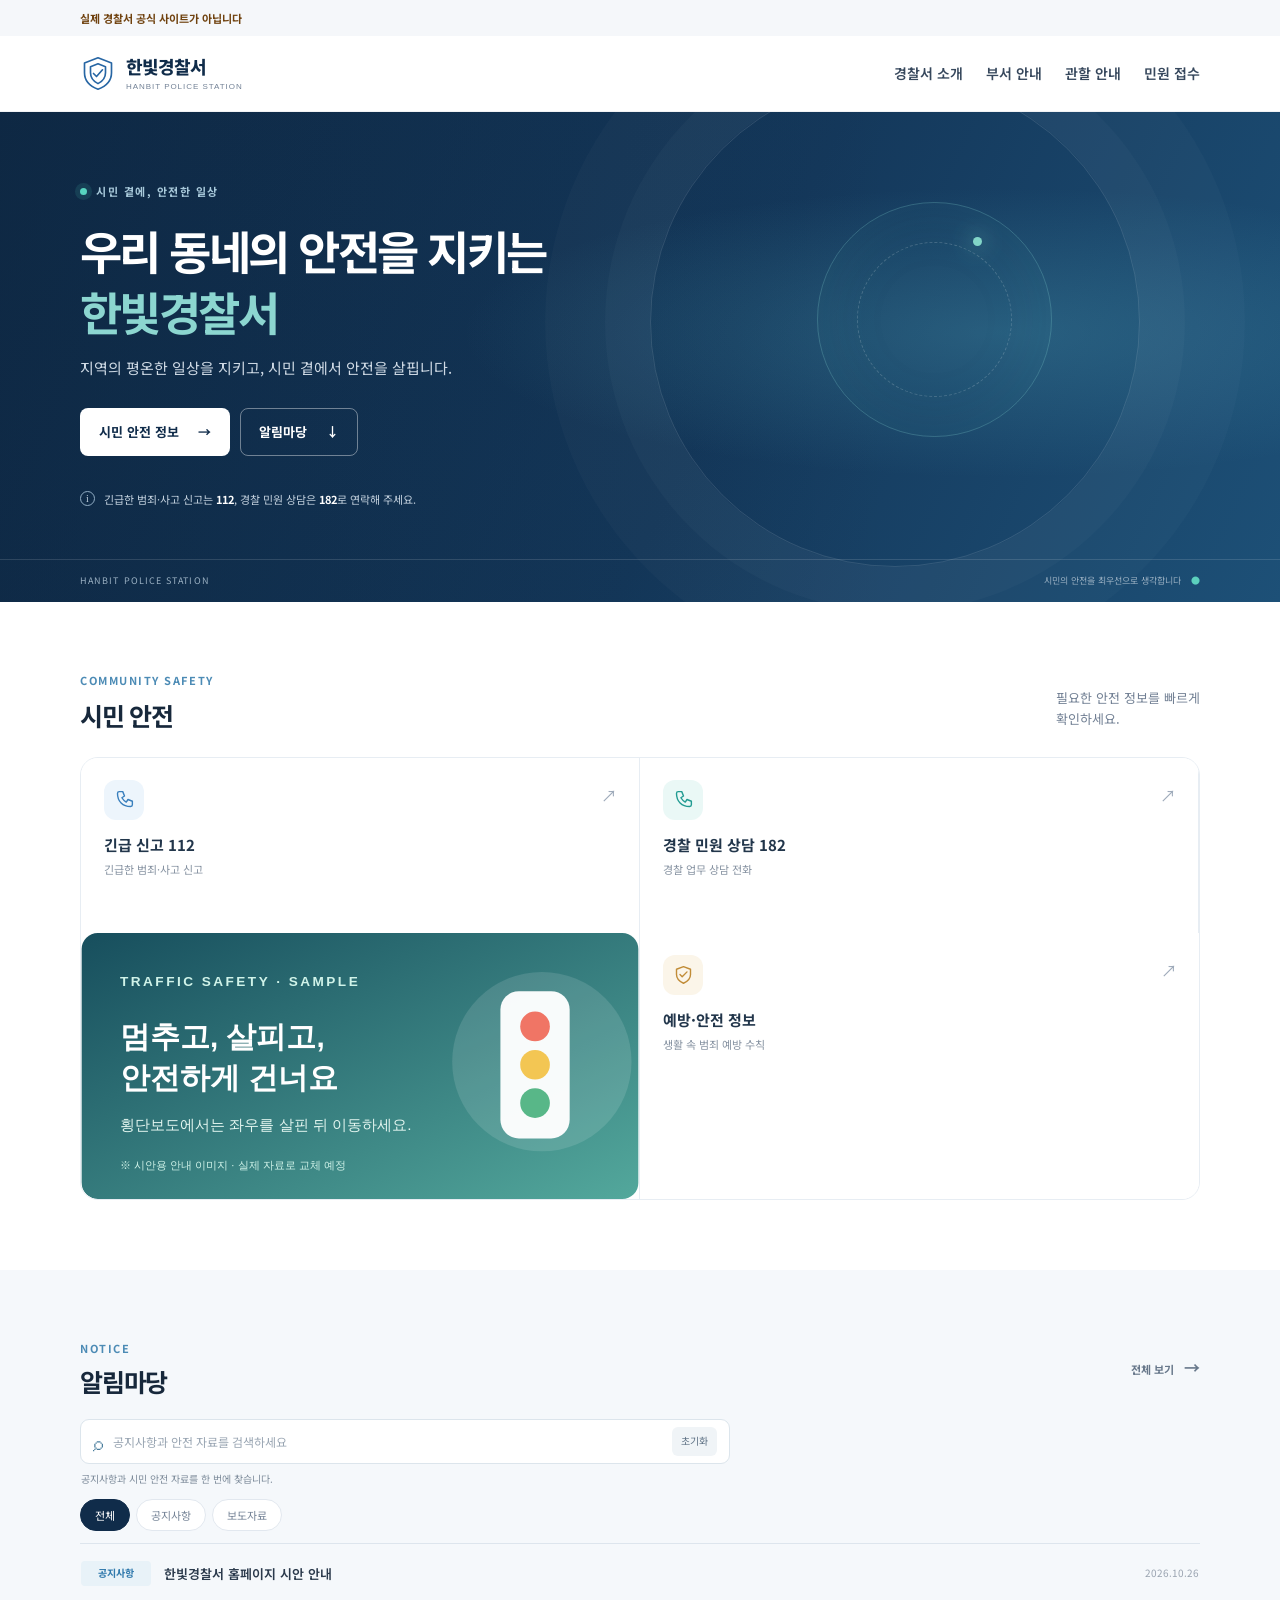
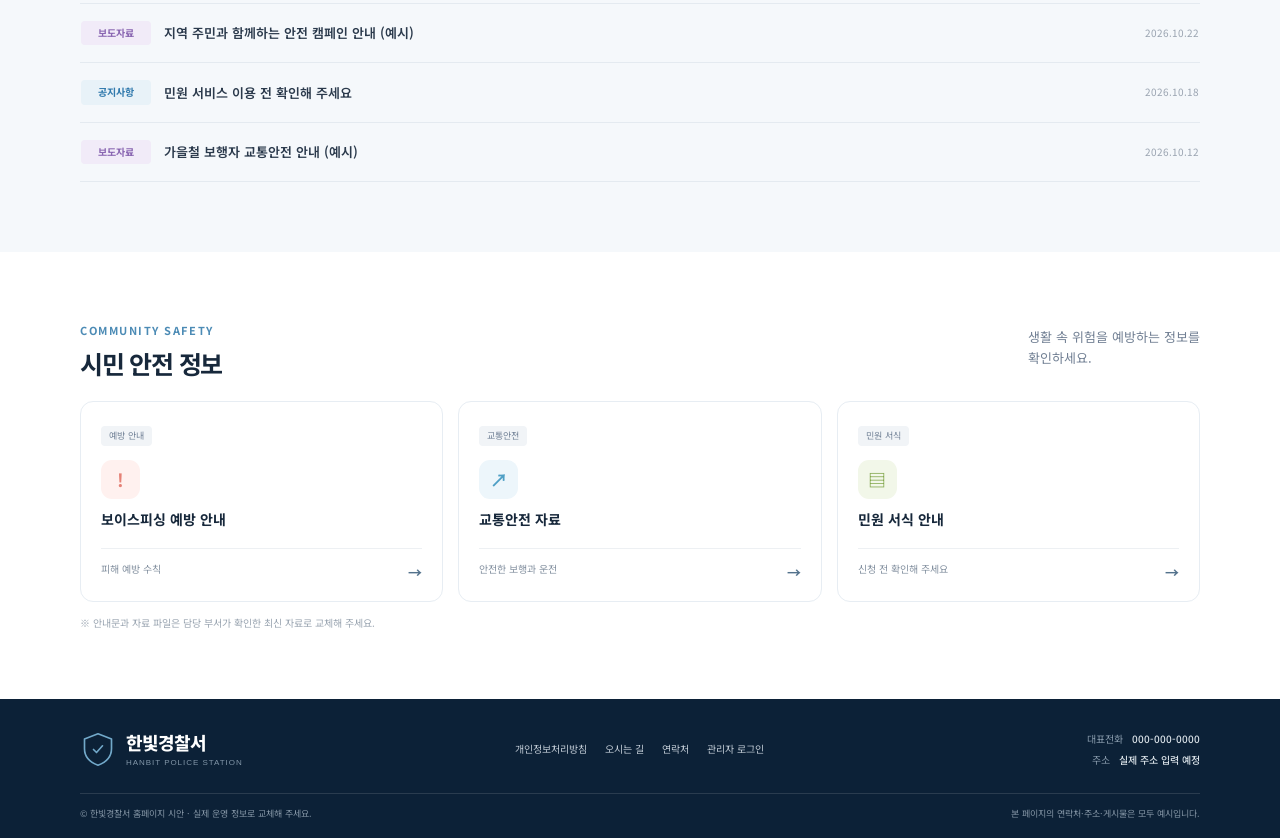
<file: index.html>
<!doctype html>
<html lang="ko">
<head>
  <meta charset="utf-8">
  <meta name="viewport" content="width=device-width, initial-scale=1">
  <meta name="theme-color" content="#102c4a">
  <meta name="description" content="시민의 안전을 위한 경찰서 홈페이지 시안입니다.">
  <title>한빛경찰서 | 시민의 안전을 지킵니다</title>
  <link rel="preconnect" href="https://fonts.googleapis.com">
  <link rel="preconnect" href="https://fonts.gstatic.com" crossorigin>
  <link href="https://fonts.googleapis.com/css2?family=Noto+Sans+KR:wght@400;500;600;700;800&display=swap" rel="stylesheet">
  <link rel="stylesheet" href="styles.css?v=20261106-1">
  <script src="script.js?v=20261106-1" defer></script>
</head>
<body>
  <a class="skip-link" href="#main">본문 바로가기</a>
  <div class="utility-bar"><div class="container utility-inner"><span class="prototype-status">실제 경찰서 공식 사이트가 아닙니다</span></div></div>
  <header class="site-header">
    <div class="container header-inner">
      <a class="brand" href="#home" aria-label="한빛경찰서 홈">
        <span class="brand-mark" aria-hidden="true"><svg viewBox="0 0 48 48"><path d="M24 3 42 10v13c0 11-7.3 18-18 22C13.3 41 6 34 6 23V10L24 3Z"/><path d="M24 11 34 15v8c0 6.7-4 11.5-10 14.5-6-3-10-7.8-10-14.5v-8l10-4Z"/><path d="m18 24 4 4 8-9"/></svg></span>
        <span class="brand-copy"><strong>한빛경찰서</strong><small>HANBIT POLICE STATION</small></span>
      </a>
      <button class="menu-toggle" type="button" aria-label="메뉴 열기" aria-controls="main-navigation" aria-expanded="false"><span></span><span></span><span></span></button>
      <nav class="main-nav" id="main-navigation" aria-label="주 메뉴"><a href="about.html">경찰서 소개</a><a href="departments.html">부서 안내</a><a href="area.html">관할 안내</a><a href="civil.html#inquiry-form">민원 접수</a></nav>
    </div>
  </header>

  <main id="main">
    <section class="hero" id="home">
      <div class="hero-glow"></div><div class="container hero-content">
        <div class="eyebrow"><span class="live-dot"></span> 시민 곁에, 안전한 일상</div>
        <h1>우리 동네의 안전을 지키는<br><span>한빛경찰서</span></h1>
        <p>지역의 평온한 일상을 지키고, 시민 곁에서 안전을 살핍니다.</p>
        <div class="hero-actions"><a class="button button-light" href="#safety">시민 안전 정보 <span aria-hidden="true">→</span></a><a class="button button-outline" href="#notices">알림마당 <span aria-hidden="true">↓</span></a></div>
        <div class="hero-note"><span class="note-icon">i</span><span>긴급한 범죄·사고 신고는 <strong>112</strong>, 경찰 민원 상담은 <strong>182</strong>로 연락해 주세요.</span></div>
      </div>
      <div class="hero-orbit orbit-one"></div><div class="hero-orbit orbit-two"></div>
      <div class="hero-bottom"><div class="container hero-bottom-inner"><span>HANBIT POLICE STATION</span><span>시민의 안전을 최우선으로 생각합니다 <b>●</b></span></div></div>
    </section>

    <section class="quick-section"><div class="container">
      <div class="section-heading"><div><span class="section-kicker">COMMUNITY SAFETY</span><h2>시민 안전</h2></div><p>필요한 안전 정보를 빠르게<br>확인하세요.</p></div>
      <div class="quick-grid">
        <a class="quick-card" href="tel:112"><span class="quick-icon icon-blue"><svg viewBox="0 0 24 24"><path d="M6 3h4l2 5-3 2a15 15 0 0 0 5 5l2-3 5 2v4c0 1-1 2-2 2C10 20 4 14 4 5c0-1 1-2 2-2Z"/></svg></span><span class="quick-title">긴급 신고 112</span><span class="quick-desc">긴급한 범죄·사고 신고</span><span class="card-arrow">↗</span></a>
        <a class="quick-card" href="tel:182"><span class="quick-icon icon-teal"><svg viewBox="0 0 24 24"><path d="M6 3h4l2 5-3 2a15 15 0 0 0 5 5l2-3 5 2v4c0 1-1 2-2 2C10 20 4 14 4 5c0-1 1-2 2-2Z"/></svg></span><span class="quick-title">경찰 민원 상담 182</span><span class="quick-desc">경찰 업무 상담 전화</span><span class="card-arrow">↗</span></a>
<div class="poster-mini" role="group" aria-label="지역 소식과 안전 포스터 시안"><div class="poster-carousel" aria-roledescription="carousel" aria-label="시민 안전 포스터"><div class="poster-slide is-active" aria-hidden="false"><img src="images/poster-phishing.svg" alt="보이스피싱 예방 안내 시안 포스터"><div class="poster-slide-caption"><span>안전 안내 · 시안</span><strong>의심스러운 전화는 끊고, 공식 번호로 다시 확인하세요</strong></div></div><div class="poster-slide" aria-hidden="true"><img src="images/poster-traffic.svg" alt="보행자 교통안전 안내 시안 포스터"><div class="poster-slide-caption"><span>교통 안전 · 시안</span><strong>길을 건널 때는 멈추고, 살피고, 건너세요</strong></div></div><div class="poster-slide" aria-hidden="true"><img src="images/poster-help.svg" alt="긴급 신고 안내 시안 포스터"><div class="poster-slide-caption"><span>도움 요청 · 시안</span><strong>긴급한 범죄·사고 신고는 112</strong></div></div></div></div>
                  <a class="quick-card" href="#safety"><span class="quick-icon icon-amber"><svg viewBox="0 0 24 24"><path d="M12 3 20 6v6c0 5-3.5 8-8 10-4.5-2-8-5-8-10V6l8-3Z"/><path d="m8 12 2.5 2.5L16 9"/></svg></span><span class="quick-title">예방·안전 정보</span><span class="quick-desc">생활 속 범죄 예방 수칙</span><span class="card-arrow">↗</span></a>
      </div>

    </div></section>

    <section class="updates-section" id="notices"><div class="container updates-grid notices-only">
      <div class="notice-panel"><div class="section-heading compact"><div><span class="section-kicker">NOTICE</span><h2>알림마당</h2></div><a class="more-link" href="#notices-list">전체 보기 <span>→</span></a></div>
        <div class="notice-search"><label class="search-field"><span aria-hidden="true">⌕</span><input id="content-search" type="search" placeholder="공지사항과 안전 자료를 검색하세요" aria-label="공지사항과 안전 자료 검색"><button id="clear-search" type="button">초기화</button></label><p id="search-summary" class="search-summary" aria-live="polite">공지사항과 시민 안전 자료를 검색할 수 있습니다.</p></div>
        <div class="notice-tabs" role="tablist" aria-label="알림 분류"><button class="notice-tab active" role="tab" aria-selected="true" data-category="all">전체</button><button class="notice-tab" role="tab" aria-selected="false" data-category="notice">공지사항</button><button class="notice-tab" role="tab" aria-selected="false" data-category="press">보도자료</button></div>
        <div class="notice-list" id="notices-list" aria-live="polite"></div>
      </div>
    </div></section>

    <section class="resources-section" id="safety"><div class="container resources-inner"><div class="section-heading compact"><div><span class="section-kicker">COMMUNITY SAFETY</span><h2>시민 안전 정보</h2></div><p>생활 속 위험을 예방하는 정보를<br>확인하세요.</p></div><div class="resource-grid">
      <button class="resource-card" data-resource="보이스피싱 예방 안내"><span class="resource-tag">예방 안내</span><span class="resource-symbol symbol-coral">!</span><strong>보이스피싱 예방 안내</strong><span class="resource-foot">피해 예방 수칙 <b>→</b></span></button>
      <button class="resource-card" data-resource="교통안전 자료"><span class="resource-tag">교통안전</span><span class="resource-symbol symbol-sky">↗</span><strong>교통안전 자료</strong><span class="resource-foot">안전한 보행과 운전 <b>→</b></span></button>
      <button class="resource-card" data-resource="민원 서식 안내"><span class="resource-tag">민원 서식</span><span class="resource-symbol symbol-lime">▤</span><strong>민원 서식 안내</strong><span class="resource-foot">신청 전 확인해 주세요 <b>→</b></span></button>
    </div><p id="resource-empty" class="search-empty" hidden>검색한 자료가 없습니다.</p><p class="content-placeholder">※ 안내문과 자료 파일은 담당 부서가 확인한 최신 자료로 교체해 주세요.</p></div></section>

    
  </main>

  <footer class="site-footer"><div class="container footer-main"><a class="brand footer-brand" href="#home"><span class="brand-mark" aria-hidden="true"><svg viewBox="0 0 48 48"><path d="M24 3 42 10v13c0 11-7.3 18-18 22C13.3 41 6 34 6 23V10L24 3Z"/><path d="m18 24 4 4 8-9"/></svg></span><span class="brand-copy"><strong>한빛경찰서</strong><small>HANBIT POLICE STATION</small></span></a><div class="footer-links"><button data-modal="privacy-modal">개인정보처리방침</button><button data-modal="location-modal">오시는 길</button><button data-modal="contact-modal">연락처</button><button data-modal="admin-modal">관리자 로그인</button></div><div class="footer-contact"><span>대표전화 <strong>000-000-0000</strong></span><span>주소 <strong>실제 주소 입력 예정</strong></span></div></div><div class="container footer-bottom"><span>© 한빛경찰서 홈페이지 시안 · 실제 운영 정보로 교체해 주세요.</span><span>본 페이지의 연락처·주소·게시물은 모두 예시입니다.</span></div></footer>

  <dialog class="site-modal" id="report-modal"><form method="dialog" class="modal-close-form"><button class="modal-close" aria-label="닫기">×</button></form><div class="modal-content"><span class="section-kicker">CIVIL SERVICE</span><h2>민원 작성</h2><p class="modal-intro demo-disclaimer">민원 접수와 관리자 기능은 README 안내대로 로컬 서버(node server.js)를 실행해야 작동합니다. 접수 내용은 이 프로젝트의 inquiries.json에 저장되며 실제 경찰기관에 전달되지 않습니다. 개인정보나 사건 민감정보를 입력하지 마세요.</p><div class="urgent-alert">긴급 신고는 온라인 민원으로 접수되지 않습니다. 범죄·사고는 <strong>112</strong>로 신고해 주세요.</div><details class="civil-guide" open><summary>민원에 해당하는 내용과 제외되는 경우</summary><div class="civil-guide-body"><h3>민원 처리법상 민원에 해당하는 예</h3><ul><li>인가·허가 등의 신청, 장부 등록·신고 또는 특정 사실·법률관계의 확인·증명 신청</li><li>법령·제도·절차 등 행정업무에 관한 질의, 설명 또는 해석 요구</li><li>정부 시책이나 행정제도·운영의 개선 건의</li><li>그 밖에 행정기관에 특정한 행위를 요구하는 사항</li></ul><h3>민원인에서 제외되는 경우</h3><ul><li>행정기관이 다른 행정기관에 특정한 행위를 요구하는 경우 (사경제의 주체로 요구하는 경우 제외)</li><li>민원과 직접 관련된 사법상 계약관계에 있는 사람이 행정기관에 특정한 행위를 요구하는 경우</li><li>성명·주소 등이 불명확한 사람이 특정한 행위를 요구하는 경우</li></ul><p class="legal-basis">분류는 작성자의 표시이며, 최종 접수·처리는 담당 기관이 확인합니다.<br>근거: <a href="https://www.law.go.kr/lsLinkCommonInfo.do?chrClsCd=010202&amp;lsJoLnkSeq=1025225567" target="_blank" rel="noopener">민원 처리에 관한 법률 제2조제1호·제2호</a> 및 <a href="https://law.go.kr/lsLinkCommonInfo.do?lsJoLnkSeq=1027019741" target="_blank" rel="noopener">같은 법 시행령 제2조제1항</a></p></div></details><section id="exclusion-review" class="exclusion-review" hidden aria-live="polite"><p id="review-message"></p><div id="review-results"></div></section><form id="inquiry-form" method="post" action="/" class="inquiry-form"><label>민원 종류<select name="category" required><option value="">선택해 주세요</option><option>일반 문의</option><option>불편·건의</option><option>교통 관련 문의</option><option>기타</option></select></label><label>제목<input name="title" required maxlength="80" placeholder="제목을 입력해 주세요"></label><label>내용<textarea name="content" required rows="4" maxlength="1000" placeholder="개인정보나 사건 관련 민감정보는 입력하지 마세요."></textarea></label><label class="check-label"><input type="checkbox" required> 개인정보 보호 및 저장 안내를 확인했습니다.</label><button class="button button-navy form-submit" type="submit">민원 접수하기</button></form><p class="form-feedback" aria-live="polite"></p></div></dialog>
  <dialog class="site-modal small-modal" id="contact-modal"><form method="dialog" class="modal-close-form"><button class="modal-close" aria-label="닫기">×</button></form><div class="modal-content"><span class="section-kicker">CONTACT</span><h2>연락처 안내</h2><p class="modal-intro">아래 번호는 안내용 예시입니다. 운영 전 실제 번호와 상담 가능 시간을 확인해 주세요.</p><div class="info-row"><span>긴급 신고</span><strong><a href="tel:112">112</a></strong></div><div class="info-row"><span>경찰 민원 상담</span><strong><a href="tel:182">182</a></strong></div><div class="info-row"><span>대표전화</span><strong>000-000-0000</strong></div></div></dialog>
  <dialog class="site-modal small-modal" id="location-modal"><form method="dialog" class="modal-close-form"><button class="modal-close" aria-label="닫기">×</button></form><div class="modal-content"><span class="section-kicker">LOCATION</span><h2>찾아오시는 길</h2><p class="modal-intro">주소와 교통편은 실제 정보 확인 후 교체해 주세요.</p><div class="location-placeholder"><span>⌖</span><strong>경찰서 위치 안내</strong><small>지도 이미지 또는 지도를 연결할 자리</small></div><div class="info-row"><span>주소</span><strong>실제 주소 입력 예정</strong></div><div class="info-row"><span>대중교통</span><strong>노선 정보 입력 예정</strong></div></div></dialog>
  <dialog class="site-modal small-modal" id="privacy-modal"><form method="dialog" class="modal-close-form"><button class="modal-close" aria-label="닫기">×</button></form><div class="modal-content"><span class="section-kicker">PRIVACY</span><h2>개인정보처리방침</h2><p class="modal-intro">정식 운영 전 개인정보 수집 항목, 이용 목적, 보유 기간, 담당 부서의 검토를 거친 방침을 게시해 주세요.</p><div class="urgent-alert">이 시안은 서버에 민원 내용을 저장합니다. 실제 운영 전 개인정보 보호·보안 요건을 갖춰야 합니다.</div></div></dialog>
  <dialog class="site-modal" id="admin-modal"><form method="dialog" class="modal-close-form"><button class="modal-close" aria-label="닫기">×</button></form><div class="modal-content"><span class="section-kicker">ADMIN</span><h2>민원 관리</h2><p class="modal-intro">관리자 계정으로 로그인하면 접수된 민원을 확인할 수 있습니다.</p><form id="admin-login-form" method="post" action="/api/admin/login" class="inquiry-form"><label>아이디<input name="username" autocomplete="username" required></label><label>비밀번호<input name="password" type="password" autocomplete="current-password" required></label><button class="button button-navy form-submit" type="submit">로그인</button></form><p class="form-feedback" id="admin-feedback" aria-live="polite"></p><section class="admin-panel" id="admin-panel" hidden><div class="admin-toolbar"><strong>접수 목록</strong><button class="text-button" id="admin-logout" type="button">로그아웃</button></div><div id="admin-filters" class="admin-filters" role="group" aria-label="민원 종류별 보기" hidden></div><div id="admin-requests" class="admin-requests" aria-live="polite"></div></section></div></dialog>
  <dialog class="site-modal small-modal" id="resource-modal"><form method="dialog" class="modal-close-form"><button class="modal-close" aria-label="닫기">×</button></form><div class="modal-content"><span class="section-kicker">RESOURCE</span><h2 id="resource-title">자료 안내</h2><p class="modal-intro">이 자료의 실제 문서와 다운로드 링크를 담당 부서 확인 후 등록해 주세요.</p><div class="location-placeholder"><span>▤</span><strong>자료 파일 등록 예정</strong><small>PDF, 안내문 또는 관련 페이지 링크</small></div></div></dialog>
</body>
</html>
</file>
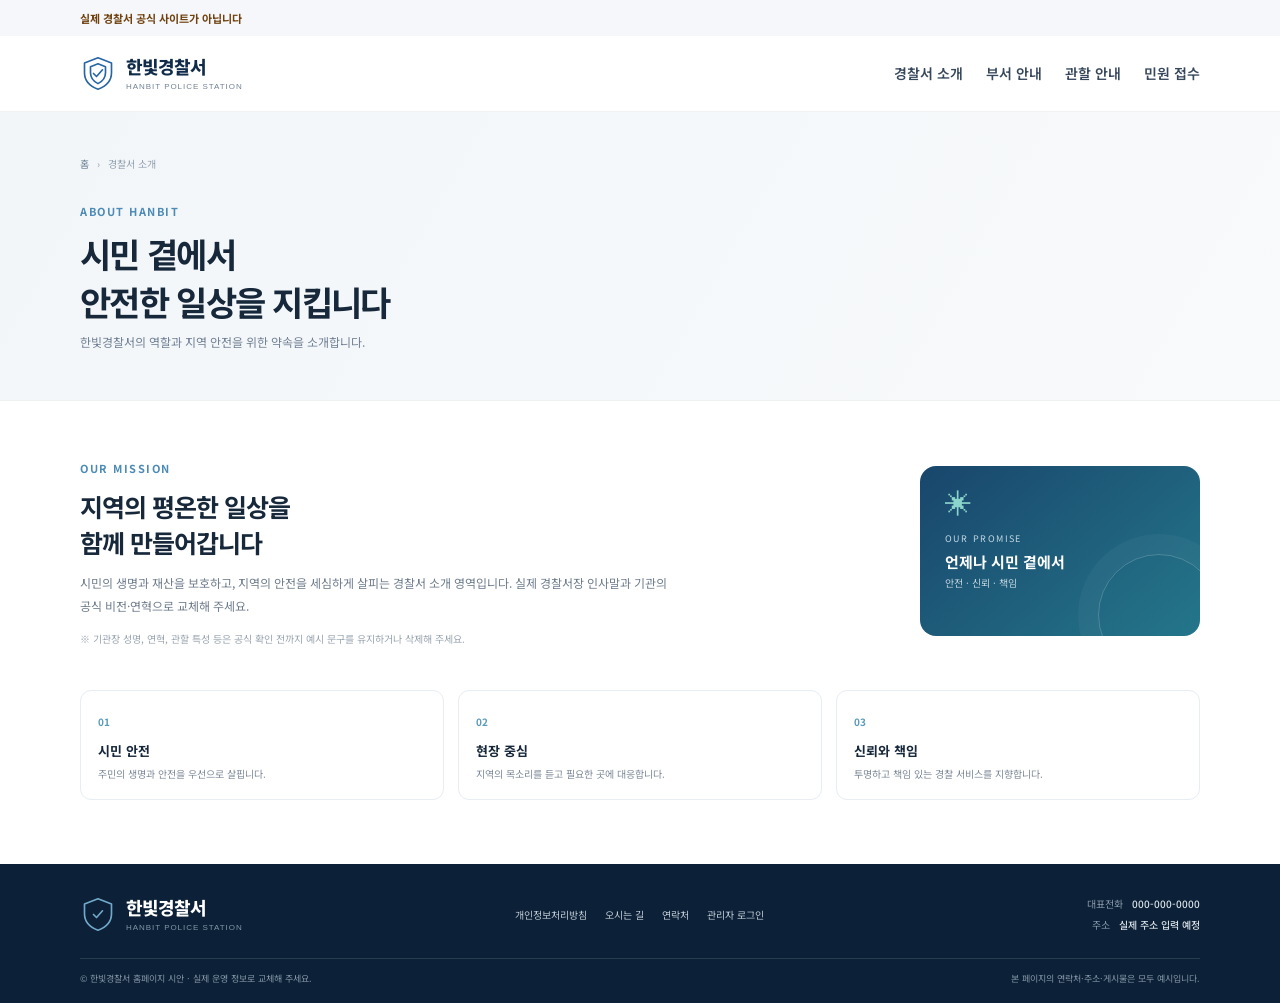
<file: about.html>
<!doctype html>
<html lang="ko">
<head>
  <meta charset="utf-8">
  <meta name="viewport" content="width=device-width, initial-scale=1">
  <meta name="theme-color" content="#102c4a">
  <title>경찰서 소개 | 한빛경찰서</title>
  <link rel="preconnect" href="https://fonts.googleapis.com">
  <link rel="preconnect" href="https://fonts.gstatic.com" crossorigin>
  <link href="https://fonts.googleapis.com/css2?family=Noto+Sans+KR:wght@400;500;600;700;800&display=swap" rel="stylesheet">
  <link rel="stylesheet" href="styles.css?v=20261106-3">
  <script src="script.js?v=20261106-1" defer></script>
</head>
<body>
  <a class="skip-link" href="#main">본문 바로가기</a>
  <div class="utility-bar"><div class="container utility-inner"><span class="prototype-status">실제 경찰서 공식 사이트가 아닙니다</span></div></div>
  <header class="site-header"><div class="container header-inner"><a class="brand" href="index.html" aria-label="한빛경찰서 홈"><span class="brand-mark" aria-hidden="true"><svg viewBox="0 0 48 48"><path d="M24 3 42 10v13c0 11-7.3 18-18 22C13.3 41 6 34 6 23V10L24 3Z"/><path d="M24 11 34 15v8c0 6.7-4 11.5-10 14.5-6-3-10-7.8-10-14.5v-8l10-4Z"/><path d="m18 24 4 4 8-9"/></svg></span><span class="brand-copy"><strong>한빛경찰서</strong><small>HANBIT POLICE STATION</small></span></a><button class="menu-toggle" type="button" aria-label="메뉴 열기" aria-controls="main-navigation" aria-expanded="false"><span></span><span></span><span></span></button><nav class="main-nav" id="main-navigation" aria-label="주 메뉴"><a href="about.html" aria-current="page">경찰서 소개</a><a href="departments.html">부서 안내</a><a href="area.html">관할 안내</a><a href="civil.html#inquiry-form">민원 접수</a></nav></div></header>
  <main id="main"><section class="subpage-hero"><div class="container"><div class="breadcrumb"><a href="index.html">홈</a><span>›</span><span>경찰서 소개</span></div><span class="section-kicker">ABOUT HANBIT</span><h1>시민 곁에서<br>안전한 일상을 지킵니다</h1><p>한빛경찰서의 역할과 지역 안전을 위한 약속을 소개합니다.</p></div></section><section class="subpage-content"><div class="container about-mobile-layout"><div class="about-page-grid"><div class="about-page-copy"><span class="section-kicker">OUR MISSION</span><h2>지역의 평온한 일상을<br>함께 만들어갑니다</h2><p>시민의 생명과 재산을 보호하고, 지역의 안전을 세심하게 살피는 경찰서 소개 영역입니다. 실제 경찰서장 인사말과 기관의 공식 비전·연혁으로 교체해 주세요.</p><p class="content-placeholder">※ 기관장 성명, 연혁, 관할 특성 등은 공식 확인 전까지 예시 문구를 유지하거나 삭제해 주세요.</p></div><div class="about-stat"><div class="stat-icon">✳</div><span>OUR PROMISE</span><strong>언제나 시민 곁에서</strong><small>안전 · 신뢰 · 책임</small></div></div><div class="about-values"><article><span>01</span><h3>시민 안전</h3><p>주민의 생명과 안전을 우선으로 살핍니다.</p></article><article><span>02</span><h3>현장 중심</h3><p>지역의 목소리를 듣고 필요한 곳에 대응합니다.</p></article><article><span>03</span><h3>신뢰와 책임</h3><p>투명하고 책임 있는 경찰 서비스를 지향합니다.</p></article></div></div></section></main>
  <footer class="site-footer"><div class="container footer-main"><a class="brand footer-brand" href="index.html"><span class="brand-mark" aria-hidden="true"><svg viewBox="0 0 48 48"><path d="M24 3 42 10v13c0 11-7.3 18-18 22C13.3 41 6 34 6 23V10L24 3Z"/><path d="m18 24 4 4 8-9"/></svg></span><span class="brand-copy"><strong>한빛경찰서</strong><small>HANBIT POLICE STATION</small></span></a><div class="footer-links"><button data-modal="privacy-modal">개인정보처리방침</button><button data-modal="location-modal">오시는 길</button><button data-modal="contact-modal">연락처</button><button data-modal="admin-modal">관리자 로그인</button></div><div class="footer-contact"><span>대표전화 <strong>000-000-0000</strong></span><span>주소 <strong>실제 주소 입력 예정</strong></span></div></div><div class="container footer-bottom"><span>© 한빛경찰서 홈페이지 시안 · 실제 운영 정보로 교체해 주세요.</span><span>본 페이지의 연락처·주소·게시물은 모두 예시입니다.</span></div></footer>
  <dialog class="site-modal small-modal" id="contact-modal"><form method="dialog" class="modal-close-form"><button class="modal-close" aria-label="닫기">×</button></form><div class="modal-content"><span class="section-kicker">CONTACT</span><h2>연락처 안내</h2><p class="modal-intro">아래 번호는 안내용 예시입니다. 운영 전 실제 번호와 상담 가능 시간을 확인해 주세요.</p><div class="info-row"><span>긴급 신고</span><strong><a href="tel:112">112</a></strong></div><div class="info-row"><span>경찰 민원 상담</span><strong><a href="tel:182">182</a></strong></div><div class="info-row"><span>대표전화</span><strong>000-000-0000</strong></div></div></dialog>
  <dialog class="site-modal small-modal" id="location-modal"><form method="dialog" class="modal-close-form"><button class="modal-close" aria-label="닫기">×</button></form><div class="modal-content"><span class="section-kicker">LOCATION</span><h2>찾아오시는 길</h2><p class="modal-intro">주소와 교통편은 실제 정보 확인 후 교체해 주세요.</p><div class="location-placeholder"><span>⌖</span><strong>경찰서 위치 안내</strong><small>지도 이미지 또는 지도를 연결할 자리</small></div><div class="info-row"><span>주소</span><strong>실제 주소 입력 예정</strong></div><div class="info-row"><span>대중교통</span><strong>노선 정보 입력 예정</strong></div></div></dialog>
  <dialog class="site-modal small-modal" id="privacy-modal"><form method="dialog" class="modal-close-form"><button class="modal-close" aria-label="닫기">×</button></form><div class="modal-content"><span class="section-kicker">PRIVACY</span><h2>개인정보처리방침</h2><p class="modal-intro">정식 운영 전 개인정보 수집 항목, 이용 목적, 보유 기간, 담당 부서의 검토를 거친 방침을 게시해 주세요.</p><div class="urgent-alert">이 시안은 민원 내용을 서버에 저장합니다. 실제 운영 전 개인정보 보호·보안 요건을 갖춰야 합니다.</div></div></dialog>
  <dialog class="site-modal" id="admin-modal"><form method="dialog" class="modal-close-form"><button class="modal-close" aria-label="닫기">×</button></form><div class="modal-content"><span class="section-kicker">ADMIN</span><h2>민원 관리</h2><p class="modal-intro">관리자 계정으로 로그인하면 접수된 민원을 확인할 수 있습니다.</p><form id="admin-login-form" method="post" action="/api/admin/login" class="inquiry-form"><label>아이디<input name="username" autocomplete="username" required></label><label>비밀번호<input name="password" type="password" autocomplete="current-password" required></label><button class="button button-navy form-submit" type="submit">로그인</button></form><p class="form-feedback" id="admin-feedback" aria-live="polite"></p><section class="admin-panel" id="admin-panel" hidden><div class="admin-toolbar"><strong>접수 목록</strong><button class="text-button" id="admin-logout" type="button">로그아웃</button></div><div id="admin-filters" class="admin-filters" role="group" aria-label="민원 종류별 보기" hidden></div><div id="admin-requests" class="admin-requests" aria-live="polite"></div></section></div></dialog>
</body>
</html>
</file>
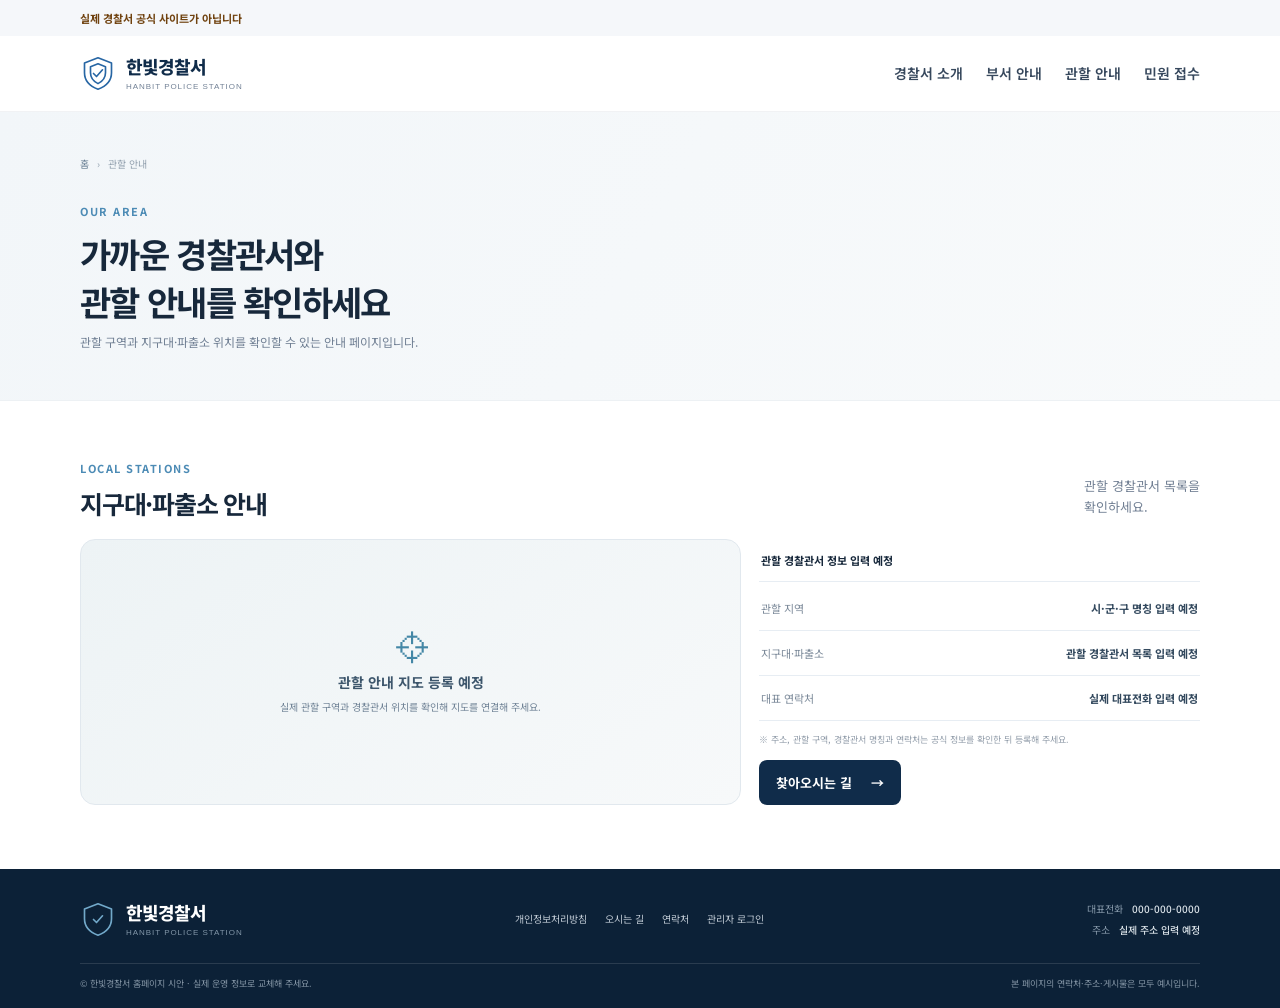
<file: area.html>
<!doctype html>
<html lang="ko">
<head><meta charset="utf-8"><meta name="viewport" content="width=device-width, initial-scale=1"><meta name="theme-color" content="#102c4a"><title>관할 안내 | 한빛경찰서</title><link rel="preconnect" href="https://fonts.googleapis.com"><link rel="preconnect" href="https://fonts.gstatic.com" crossorigin><link href="https://fonts.googleapis.com/css2?family=Noto+Sans+KR:wght@400;500;600;700;800&display=swap" rel="stylesheet"><link rel="stylesheet" href="styles.css?v=20261106-6"><script src="script.js?v=20261106-1" defer></script></head>
<body><a class="skip-link" href="#main">본문 바로가기</a><div class="utility-bar"><div class="container utility-inner"><span class="prototype-status">실제 경찰서 공식 사이트가 아닙니다</span></div></div>
<header class="site-header"><div class="container header-inner"><a class="brand" href="index.html" aria-label="한빛경찰서 홈"><span class="brand-mark" aria-hidden="true"><svg viewBox="0 0 48 48"><path d="M24 3 42 10v13c0 11-7.3 18-18 22C13.3 41 6 34 6 23V10L24 3Z"/><path d="M24 11 34 15v8c0 6.7-4 11.5-10 14.5-6-3-10-7.8-10-14.5v-8l10-4Z"/><path d="m18 24 4 4 8-9"/></svg></span><span class="brand-copy"><strong>한빛경찰서</strong><small>HANBIT POLICE STATION</small></span></a><button class="menu-toggle" type="button" aria-label="메뉴 열기" aria-controls="main-navigation" aria-expanded="false"><span></span><span></span><span></span></button><nav class="main-nav" id="main-navigation" aria-label="주 메뉴"><a href="about.html">경찰서 소개</a><a href="departments.html">부서 안내</a><a href="area.html" aria-current="page">관할 안내</a><a href="civil.html#inquiry-form">민원 접수</a></nav></div></header>
<main id="main"><section class="subpage-hero"><div class="container"><div class="breadcrumb"><a href="index.html">홈</a><span>›</span><span>관할 안내</span></div><span class="section-kicker">OUR AREA</span><h1>가까운 경찰관서와<br>관할 안내를 확인하세요</h1><p>관할 구역과 지구대·파출소 위치를 확인할 수 있는 안내 페이지입니다.</p></div></section><section class="subpage-content"><div class="container area-page-content"><div class="section-heading"><div><span class="section-kicker">LOCAL STATIONS</span><h2>지구대·파출소 안내</h2></div><p>관할 경찰관서 목록을<br>확인하세요.</p></div><div class="area-grid"><div class="area-map-placeholder"><span class="map-placeholder-icon">⌖</span><strong>관할 안내 지도 등록 예정</strong><small>실제 관할 구역과 경찰관서 위치를 확인해 지도를 연결해 주세요.</small></div><div class="area-details"><div class="area-station-list"><div class="station-placeholder"><strong>관할 경찰관서 정보 입력 예정</strong></div></div><article><span>관할 지역</span><strong>시·군·구 명칭 입력 예정</strong></article><article><span>지구대·파출소</span><strong>관할 경찰관서 목록 입력 예정</strong></article><article><span>대표 연락처</span><strong>실제 대표전화 입력 예정</strong></article><p>※ 주소, 관할 구역, 경찰관서 명칭과 연락처는 공식 정보를 확인한 뒤 등록해 주세요.</p><button class="button button-navy" type="button" data-modal="location-modal">찾아오시는 길 <span>→</span></button></div></div></div></section></main>
<footer class="site-footer"><div class="container footer-main"><a class="brand footer-brand" href="index.html"><span class="brand-mark" aria-hidden="true"><svg viewBox="0 0 48 48"><path d="M24 3 42 10v13c0 11-7.3 18-18 22C13.3 41 6 34 6 23V10L24 3Z"/><path d="m18 24 4 4 8-9"/></svg></span><span class="brand-copy"><strong>한빛경찰서</strong><small>HANBIT POLICE STATION</small></span></a><div class="footer-links"><button data-modal="privacy-modal">개인정보처리방침</button><button data-modal="location-modal">오시는 길</button><button data-modal="contact-modal">연락처</button><button data-modal="admin-modal">관리자 로그인</button></div><div class="footer-contact"><span>대표전화 <strong>000-000-0000</strong></span><span>주소 <strong>실제 주소 입력 예정</strong></span></div></div><div class="container footer-bottom"><span>© 한빛경찰서 홈페이지 시안 · 실제 운영 정보로 교체해 주세요.</span><span>본 페이지의 연락처·주소·게시물은 모두 예시입니다.</span></div></footer>
<dialog class="site-modal small-modal" id="contact-modal"><form method="dialog" class="modal-close-form"><button class="modal-close" aria-label="닫기">×</button></form><div class="modal-content"><span class="section-kicker">CONTACT</span><h2>연락처 안내</h2><p class="modal-intro">번호와 상담 가능 시간을 실제 정보로 교체해 주세요.</p><div class="info-row"><span>대표전화</span><strong>000-000-0000</strong></div><div class="info-row"><span>경찰 민원 상담</span><strong><a href="tel:182">182</a></strong></div></div></dialog><dialog class="site-modal small-modal" id="location-modal"><form method="dialog" class="modal-close-form"><button class="modal-close" aria-label="닫기">×</button></form><div class="modal-content"><span class="section-kicker">LOCATION</span><h2>찾아오시는 길</h2><div class="location-placeholder"><span>⌖</span><strong>위치 안내 등록 예정</strong><small>주소와 교통편을 확인해 주세요.</small></div></div></dialog><dialog class="site-modal small-modal" id="privacy-modal"><form method="dialog" class="modal-close-form"><button class="modal-close" aria-label="닫기">×</button></form><div class="modal-content"><span class="section-kicker">PRIVACY</span><h2>개인정보처리방침</h2><p class="modal-intro">정식 운영 전 담당 부서가 검토한 방침을 게시해 주세요.</p></div></dialog>
<dialog class="site-modal" id="admin-modal"><form method="dialog" class="modal-close-form"><button class="modal-close" aria-label="닫기">×</button></form><div class="modal-content"><span class="section-kicker">ADMIN</span><h2>민원 관리</h2><p class="modal-intro">관리자 계정으로 로그인하면 접수된 민원을 확인할 수 있습니다.</p><form id="admin-login-form" method="post" action="/api/admin/login" class="inquiry-form"><label>아이디<input name="username" autocomplete="username" required></label><label>비밀번호<input name="password" type="password" autocomplete="current-password" required></label><button class="button button-navy form-submit" type="submit">로그인</button></form><p class="form-feedback" id="admin-feedback" aria-live="polite"></p><section class="admin-panel" id="admin-panel" hidden><div class="admin-toolbar"><strong>접수 목록</strong><button class="text-button" id="admin-logout" type="button">로그아웃</button></div><div id="admin-filters" class="admin-filters" role="group" aria-label="민원 종류별 보기" hidden></div><div id="admin-requests" class="admin-requests" aria-live="polite"></div></section></div></dialog></body></html>
</file>
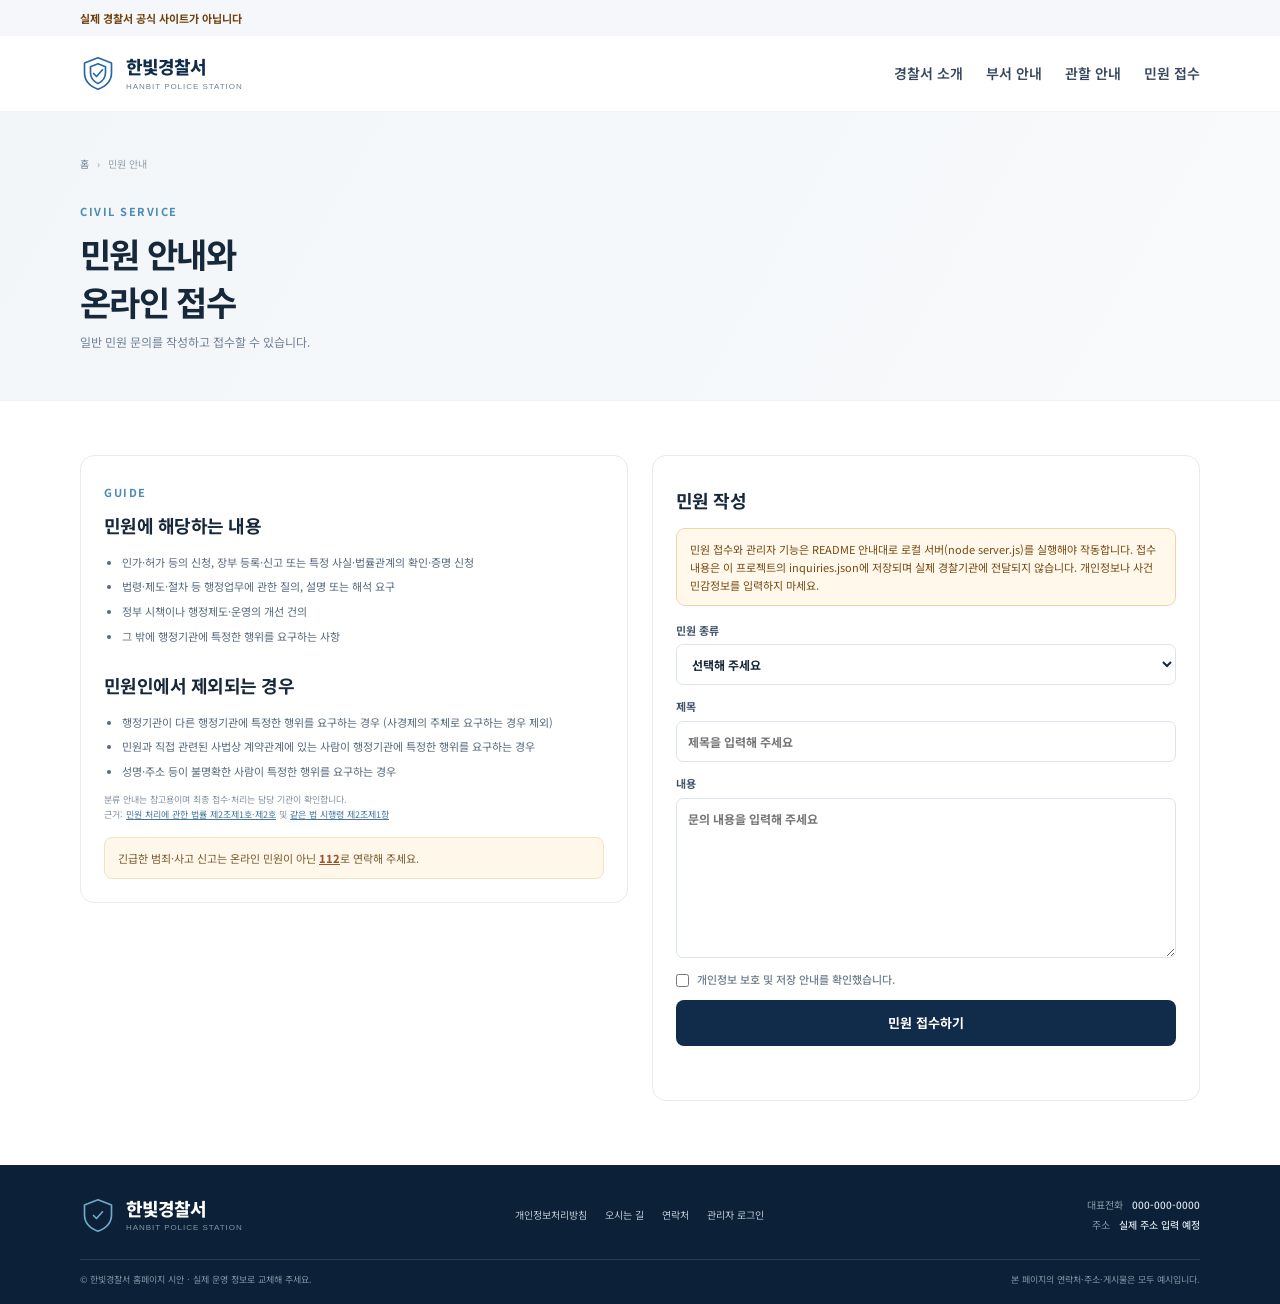
<file: civil.html>
<!doctype html>
<html lang="ko">
<head><meta charset="utf-8"><meta name="viewport" content="width=device-width, initial-scale=1"><meta name="theme-color" content="#102c4a"><title>민원 안내 | 한빛경찰서</title><link rel="preconnect" href="https://fonts.googleapis.com"><link rel="preconnect" href="https://fonts.gstatic.com" crossorigin><link href="https://fonts.googleapis.com/css2?family=Noto+Sans+KR:wght@400;500;600;700;800&display=swap" rel="stylesheet"><link rel="stylesheet" href="styles.css?v=20261106-2"><script src="script.js?v=20261106-1" defer></script></head>
<body><a class="skip-link" href="#main">본문 바로가기</a><div class="utility-bar"><div class="container utility-inner"><span class="prototype-status">실제 경찰서 공식 사이트가 아닙니다</span></div></div>
<header class="site-header"><div class="container header-inner"><a class="brand" href="index.html" aria-label="한빛경찰서 홈"><span class="brand-mark" aria-hidden="true"><svg viewBox="0 0 48 48"><path d="M24 3 42 10v13c0 11-7.3 18-18 22C13.3 41 6 34 6 23V10L24 3Z"/><path d="M24 11 34 15v8c0 6.7-4 11.5-10 14.5-6-3-10-7.8-10-14.5v-8l10-4Z"/><path d="m18 24 4 4 8-9"/></svg></span><span class="brand-copy"><strong>한빛경찰서</strong><small>HANBIT POLICE STATION</small></span></a><button class="menu-toggle" type="button" aria-label="메뉴 열기" aria-controls="main-navigation" aria-expanded="false"><span></span><span></span><span></span></button><nav class="main-nav" id="main-navigation" aria-label="주 메뉴"><a href="about.html">경찰서 소개</a><a href="departments.html">부서 안내</a><a href="area.html">관할 안내</a><a href="civil.html#inquiry-form">민원 접수</a></nav></div></header>
<main id="main"><section class="subpage-hero"><div class="container"><div class="breadcrumb"><a href="index.html">홈</a><span>›</span><span>민원 안내</span></div><span class="section-kicker">CIVIL SERVICE</span><h1>민원 안내와<br>온라인 접수</h1><p>일반 민원 문의를 작성하고 접수할 수 있습니다.</p></div></section><section class="subpage-content"><div class="container civil-page-grid"><div class="civil-guide-page"><span class="section-kicker">GUIDE</span><h2>민원에 해당하는 내용</h2><ul><li>인가·허가 등의 신청, 장부 등록·신고 또는 특정 사실·법률관계의 확인·증명 신청</li><li>법령·제도·절차 등 행정업무에 관한 질의, 설명 또는 해석 요구</li><li>정부 시책이나 행정제도·운영의 개선 건의</li><li>그 밖에 행정기관에 특정한 행위를 요구하는 사항</li></ul><h2>민원인에서 제외되는 경우</h2><ul><li>행정기관이 다른 행정기관에 특정한 행위를 요구하는 경우 (사경제의 주체로 요구하는 경우 제외)</li><li>민원과 직접 관련된 사법상 계약관계에 있는 사람이 행정기관에 특정한 행위를 요구하는 경우</li><li>성명·주소 등이 불명확한 사람이 특정한 행위를 요구하는 경우</li></ul><p class="legal-basis">분류 안내는 참고용이며 최종 접수·처리는 담당 기관이 확인합니다.<br>근거: <a href="https://www.law.go.kr/lsLinkCommonInfo.do?chrClsCd=010202&amp;lsJoLnkSeq=1025225567" target="_blank" rel="noopener">민원 처리에 관한 법률 제2조제1호·제2호</a> 및 <a href="https://law.go.kr/lsLinkCommonInfo.do?lsJoLnkSeq=1027019741" target="_blank" rel="noopener">같은 법 시행령 제2조제1항</a></p><div class="urgent-alert">긴급한 범죄·사고 신고는 온라인 민원이 아닌 <a href="tel:112">112</a>로 연락해 주세요.</div></div><div class="civil-form-card"><h2>민원 작성</h2><p class="modal-intro demo-disclaimer">민원 접수와 관리자 기능은 README 안내대로 로컬 서버(node server.js)를 실행해야 작동합니다. 접수 내용은 이 프로젝트의 inquiries.json에 저장되며 실제 경찰기관에 전달되지 않습니다. 개인정보나 사건 민감정보를 입력하지 마세요.</p><section id="exclusion-review" class="exclusion-review" hidden aria-live="polite"><p id="review-message"></p><div id="review-results"></div></section><form id="inquiry-form" method="post" action="/api/inquiries" class="inquiry-form"><label>민원 종류<select name="category" required><option value="">선택해 주세요</option><option>일반 문의</option><option>불편·건의</option><option>교통 관련 문의</option><option>기타</option></select></label><label>제목<input name="title" required maxlength="80" placeholder="제목을 입력해 주세요"></label><label>내용<textarea name="content" required rows="7" maxlength="1000" placeholder="문의 내용을 입력해 주세요"></textarea></label><label class="check-label"><input type="checkbox" required> 개인정보 보호 및 저장 안내를 확인했습니다.</label><button class="button button-navy form-submit" type="submit">민원 접수하기</button></form><p class="form-feedback" aria-live="polite"></p></div></div></section></main>
<footer class="site-footer"><div class="container footer-main"><a class="brand footer-brand" href="index.html"><span class="brand-mark" aria-hidden="true"><svg viewBox="0 0 48 48"><path d="M24 3 42 10v13c0 11-7.3 18-18 22C13.3 41 6 34 6 23V10L24 3Z"/><path d="m18 24 4 4 8-9"/></svg></span><span class="brand-copy"><strong>한빛경찰서</strong><small>HANBIT POLICE STATION</small></span></a><div class="footer-links"><button data-modal="privacy-modal">개인정보처리방침</button><button data-modal="location-modal">오시는 길</button><button data-modal="contact-modal">연락처</button><button data-modal="admin-modal">관리자 로그인</button></div><div class="footer-contact"><span>대표전화 <strong>000-000-0000</strong></span><span>주소 <strong>실제 주소 입력 예정</strong></span></div></div><div class="container footer-bottom"><span>© 한빛경찰서 홈페이지 시안 · 실제 운영 정보로 교체해 주세요.</span><span>본 페이지의 연락처·주소·게시물은 모두 예시입니다.</span></div></footer>
<dialog class="site-modal small-modal" id="contact-modal"><form method="dialog" class="modal-close-form"><button class="modal-close" aria-label="닫기">×</button></form><div class="modal-content"><span class="section-kicker">CONTACT</span><h2>연락처 안내</h2><p class="modal-intro">번호와 상담 가능 시간을 실제 정보로 교체해 주세요.</p><div class="info-row"><span>대표전화</span><strong>000-000-0000</strong></div><div class="info-row"><span>경찰 민원 상담</span><strong><a href="tel:182">182</a></strong></div></div></dialog><dialog class="site-modal small-modal" id="location-modal"><form method="dialog" class="modal-close-form"><button class="modal-close" aria-label="닫기">×</button></form><div class="modal-content"><span class="section-kicker">LOCATION</span><h2>찾아오시는 길</h2><div class="location-placeholder"><span>⌖</span><strong>위치 안내 등록 예정</strong><small>주소와 교통편을 확인해 주세요.</small></div></div></dialog><dialog class="site-modal small-modal" id="privacy-modal"><form method="dialog" class="modal-close-form"><button class="modal-close" aria-label="닫기">×</button></form><div class="modal-content"><span class="section-kicker">PRIVACY</span><h2>개인정보처리방침</h2><p class="modal-intro">정식 운영 전 담당 부서가 검토한 방침을 게시해 주세요.</p></div></dialog>
<dialog class="site-modal" id="admin-modal"><form method="dialog" class="modal-close-form"><button class="modal-close" aria-label="닫기">×</button></form><div class="modal-content"><span class="section-kicker">ADMIN</span><h2>민원 관리</h2><p class="modal-intro">관리자 계정으로 로그인하면 접수된 민원을 확인할 수 있습니다.</p><form id="admin-login-form" method="post" action="/api/admin/login" class="inquiry-form"><label>아이디<input name="username" autocomplete="username" required></label><label>비밀번호<input name="password" type="password" autocomplete="current-password" required></label><button class="button button-navy form-submit" type="submit">로그인</button></form><p class="form-feedback" id="admin-feedback" aria-live="polite"></p><section class="admin-panel" id="admin-panel" hidden><div class="admin-toolbar"><strong>접수 목록</strong><button class="text-button" id="admin-logout" type="button">로그아웃</button></div><div id="admin-filters" class="admin-filters" role="group" aria-label="민원 종류별 보기" hidden></div><div id="admin-requests" class="admin-requests" aria-live="polite"></div></section></div></dialog></body></html>
</file>
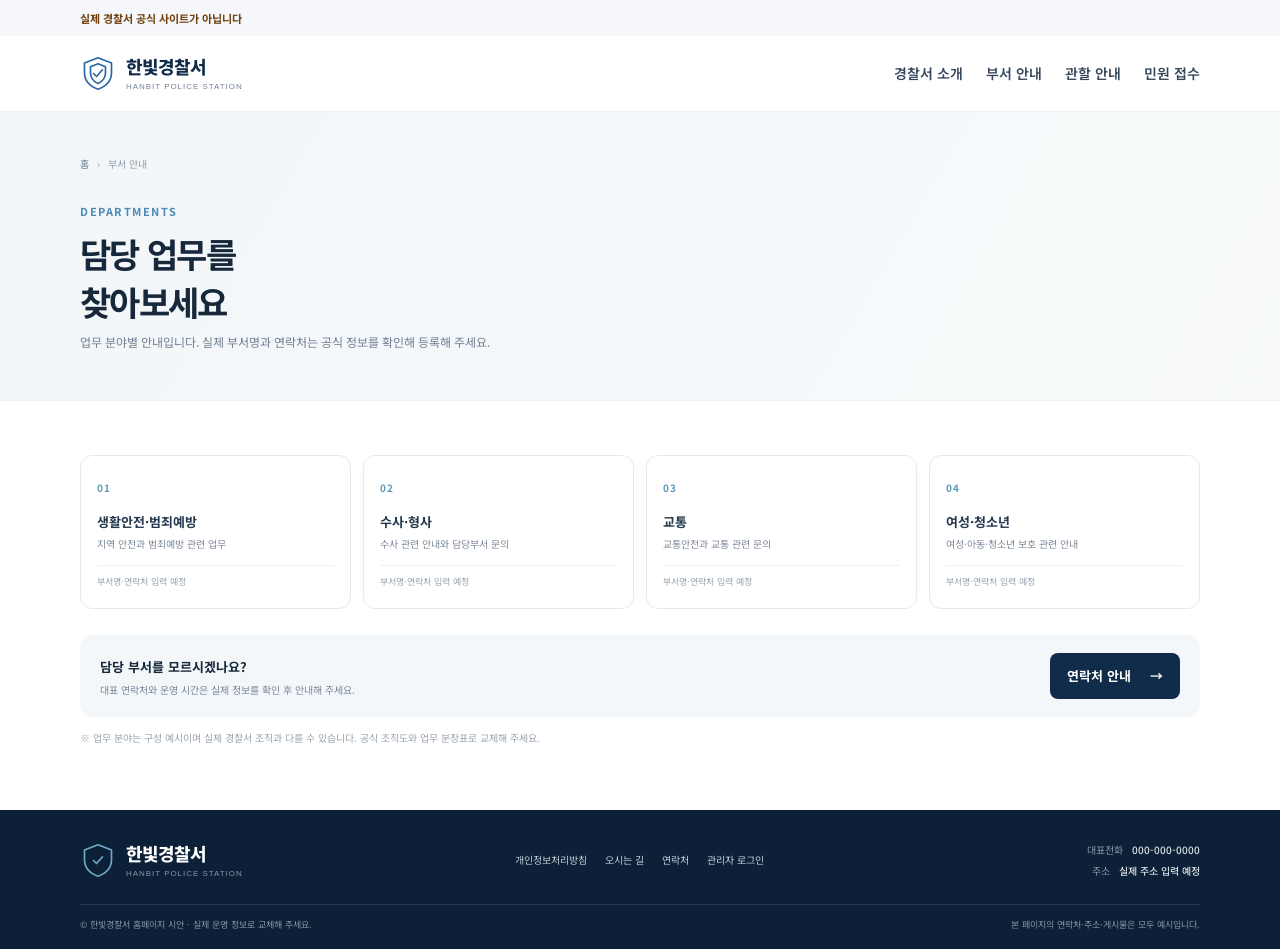
<file: departments.html>
<!doctype html>
<html lang="ko">
<head><meta charset="utf-8"><meta name="viewport" content="width=device-width, initial-scale=1"><meta name="theme-color" content="#102c4a"><title>부서 안내 | 한빛경찰서</title><link rel="preconnect" href="https://fonts.googleapis.com"><link rel="preconnect" href="https://fonts.gstatic.com" crossorigin><link href="https://fonts.googleapis.com/css2?family=Noto+Sans+KR:wght@400;500;600;700;800&display=swap" rel="stylesheet"><link rel="stylesheet" href="styles.css?v=20261106-1"><script src="script.js?v=20261106-1" defer></script></head>
<body><a class="skip-link" href="#main">본문 바로가기</a><div class="utility-bar"><div class="container utility-inner"><span class="prototype-status">실제 경찰서 공식 사이트가 아닙니다</span></div></div>
<header class="site-header"><div class="container header-inner"><a class="brand" href="index.html" aria-label="한빛경찰서 홈"><span class="brand-mark" aria-hidden="true"><svg viewBox="0 0 48 48"><path d="M24 3 42 10v13c0 11-7.3 18-18 22C13.3 41 6 34 6 23V10L24 3Z"/><path d="M24 11 34 15v8c0 6.7-4 11.5-10 14.5-6-3-10-7.8-10-14.5v-8l10-4Z"/><path d="m18 24 4 4 8-9"/></svg></span><span class="brand-copy"><strong>한빛경찰서</strong><small>HANBIT POLICE STATION</small></span></a><button class="menu-toggle" type="button" aria-label="메뉴 열기" aria-controls="main-navigation" aria-expanded="false"><span></span><span></span><span></span></button><nav class="main-nav" id="main-navigation" aria-label="주 메뉴"><a href="about.html">경찰서 소개</a><a href="departments.html" aria-current="page">부서 안내</a><a href="area.html">관할 안내</a><a href="civil.html#inquiry-form">민원 접수</a></nav></div></header>
<main id="main"><section class="subpage-hero"><div class="container"><div class="breadcrumb"><a href="index.html">홈</a><span>›</span><span>부서 안내</span></div><span class="section-kicker">DEPARTMENTS</span><h1>담당 업무를<br>찾아보세요</h1><p>업무 분야별 안내입니다. 실제 부서명과 연락처는 공식 정보를 확인해 등록해 주세요.</p></div></section><section class="subpage-content"><div class="container"><div class="department-grid department-page-grid"><article class="department-card"><span class="department-number">01</span><h3>생활안전·범죄예방</h3><p>지역 안전과 범죄예방 관련 업무</p><small>부서명·연락처 입력 예정</small></article><article class="department-card"><span class="department-number">02</span><h3>수사·형사</h3><p>수사 관련 안내와 담당부서 문의</p><small>부서명·연락처 입력 예정</small></article><article class="department-card"><span class="department-number">03</span><h3>교통</h3><p>교통안전과 교통 관련 문의</p><small>부서명·연락처 입력 예정</small></article><article class="department-card"><span class="department-number">04</span><h3>여성·청소년</h3><p>여성·아동·청소년 보호 관련 안내</p><small>부서명·연락처 입력 예정</small></article></div><div class="department-help"><div><strong>담당 부서를 모르시겠나요?</strong><p>대표 연락처와 운영 시간은 실제 정보를 확인 후 안내해 주세요.</p></div><button type="button" class="button button-navy" data-modal="contact-modal">연락처 안내 <span>→</span></button></div><p class="content-placeholder">※ 업무 분야는 구성 예시이며 실제 경찰서 조직과 다를 수 있습니다. 공식 조직도와 업무 분장표로 교체해 주세요.</p></div></section></main>
<footer class="site-footer"><div class="container footer-main"><a class="brand footer-brand" href="index.html"><span class="brand-mark" aria-hidden="true"><svg viewBox="0 0 48 48"><path d="M24 3 42 10v13c0 11-7.3 18-18 22C13.3 41 6 34 6 23V10L24 3Z"/><path d="m18 24 4 4 8-9"/></svg></span><span class="brand-copy"><strong>한빛경찰서</strong><small>HANBIT POLICE STATION</small></span></a><div class="footer-links"><button data-modal="privacy-modal">개인정보처리방침</button><button data-modal="location-modal">오시는 길</button><button data-modal="contact-modal">연락처</button><button data-modal="admin-modal">관리자 로그인</button></div><div class="footer-contact"><span>대표전화 <strong>000-000-0000</strong></span><span>주소 <strong>실제 주소 입력 예정</strong></span></div></div><div class="container footer-bottom"><span>© 한빛경찰서 홈페이지 시안 · 실제 운영 정보로 교체해 주세요.</span><span>본 페이지의 연락처·주소·게시물은 모두 예시입니다.</span></div></footer>
<dialog class="site-modal small-modal" id="contact-modal"><form method="dialog" class="modal-close-form"><button class="modal-close" aria-label="닫기">×</button></form><div class="modal-content"><span class="section-kicker">CONTACT</span><h2>연락처 안내</h2><p class="modal-intro">번호와 상담 가능 시간을 실제 정보로 교체해 주세요.</p><div class="info-row"><span>대표전화</span><strong>000-000-0000</strong></div><div class="info-row"><span>경찰 민원 상담</span><strong><a href="tel:182">182</a></strong></div></div></dialog><dialog class="site-modal small-modal" id="location-modal"><form method="dialog" class="modal-close-form"><button class="modal-close" aria-label="닫기">×</button></form><div class="modal-content"><span class="section-kicker">LOCATION</span><h2>찾아오시는 길</h2><div class="location-placeholder"><span>⌖</span><strong>위치 안내 등록 예정</strong><small>주소와 교통편을 확인해 주세요.</small></div></div></dialog><dialog class="site-modal small-modal" id="privacy-modal"><form method="dialog" class="modal-close-form"><button class="modal-close" aria-label="닫기">×</button></form><div class="modal-content"><span class="section-kicker">PRIVACY</span><h2>개인정보처리방침</h2><p class="modal-intro">정식 운영 전 담당 부서가 검토한 방침을 게시해 주세요.</p></div></dialog>
<dialog class="site-modal" id="admin-modal"><form method="dialog" class="modal-close-form"><button class="modal-close" aria-label="닫기">×</button></form><div class="modal-content"><span class="section-kicker">ADMIN</span><h2>민원 관리</h2><p class="modal-intro">관리자 계정으로 로그인하면 접수된 민원을 확인할 수 있습니다.</p><form id="admin-login-form" method="post" action="/api/admin/login" class="inquiry-form"><label>아이디<input name="username" autocomplete="username" required></label><label>비밀번호<input name="password" type="password" autocomplete="current-password" required></label><button class="button button-navy form-submit" type="submit">로그인</button></form><p class="form-feedback" id="admin-feedback" aria-live="polite"></p><section class="admin-panel" id="admin-panel" hidden><div class="admin-toolbar"><strong>접수 목록</strong><button class="text-button" id="admin-logout" type="button">로그아웃</button></div><div id="admin-filters" class="admin-filters" role="group" aria-label="민원 종류별 보기" hidden></div><div id="admin-requests" class="admin-requests" aria-live="polite"></div></section></div></dialog></body></html>
</file>
<file: styles.css>
:root{--navy:#102c4a;--navy-deep:#0a2038;--blue:#2766a4;--ink:#17283b;--muted:#728094;--line:#e7edf3;--paper:#fff;--soft:#f5f8fb;--teal:#32b8aa;--font:"Noto Sans KR",-apple-system,BlinkMacSystemFont,"Segoe UI",sans-serif;--radius:18px;--shadow:0 16px 48px rgba(16,44,74,.09)}
*{box-sizing:border-box}html{scroll-behavior:smooth;scroll-padding-top:92px}body{margin:0;color:var(--ink);background:#fff;font-family:var(--font);font-size:15px;line-height:1.65;-webkit-font-smoothing:antialiased}button,a,input,select,textarea{font:inherit}button,a{-webkit-tap-highlight-color:transparent}button{color:inherit}.container{width:min(1120px,calc(100% - 48px));margin:0 auto}.skip-link{position:fixed;z-index:1000;top:-60px;left:16px;padding:10px 16px;background:#fff;color:var(--navy)}.skip-link:focus{top:12px}.utility-bar{height:36px;background:#f5f7fa;color:#637186;font-size:11px}.utility-inner,.utility-inner>div{height:100%;display:flex;align-items:center;justify-content:space-between}.text-button,.footer-links button{border:0;background:none;padding:0;color:inherit;cursor:pointer;font-size:inherit}.text-button:hover,.footer-links button:hover{color:var(--blue)}.utility-divider{margin:0 12px;color:#c4ccd5}.site-header{height:76px;background:#fff;position:sticky;top:0;z-index:30;border-bottom:1px solid rgba(18,44,73,.06)}.header-inner{height:100%;display:flex;align-items:center;justify-content:space-between}.brand{display:inline-flex;align-items:center;gap:10px;color:var(--navy);text-decoration:none}.brand-mark{width:36px;height:39px;display:block}.brand-mark svg{width:100%;height:100%;fill:none;stroke:var(--blue);stroke-width:2.2;stroke-linecap:round;stroke-linejoin:round}.brand-copy{display:flex;flex-direction:column;line-height:1.2}.brand-copy strong{font-size:18px;font-weight:800;letter-spacing:-.06em}.brand-copy small{font-family:Arial,sans-serif;font-size:8px;letter-spacing:.12em;margin-top:4px;color:#738296}.main-nav{display:flex;align-items:center;gap:23px}.main-nav>a{font-size:14px;font-weight:600;text-decoration:none;color:#37485d;transition:color .2s}.main-nav>a:hover{color:var(--blue)}.nav-cta{border:0;background:var(--navy);color:#fff;border-radius:8px;padding:11px 17px;font-size:13px;font-weight:700;cursor:pointer}.nav-cta span{margin-left:10px}.menu-toggle{display:none}.hero{height:490px;position:relative;overflow:hidden;color:white;background:linear-gradient(115deg,#102c4a 0%,#14385b 56%,#1d5077 100%)}.hero:before{content:"";position:absolute;inset:0;background:radial-gradient(ellipse at 78% 45%,rgba(83,169,190,.28),transparent 38%),linear-gradient(90deg,rgba(8,28,48,.25),transparent 70%)}.hero-glow{position:absolute;width:490px;height:490px;border-radius:50%;right:calc((100% - 1120px)/2 + 60px);top:-35px;border:1px solid rgba(255,255,255,.12);box-shadow:0 0 0 45px rgba(255,255,255,.025),0 0 0 105px rgba(255,255,255,.02)}.hero-content{position:relative;z-index:2;padding-top:70px}.eyebrow,.section-kicker{font-size:11px;letter-spacing:.14em;font-weight:700}.eyebrow{display:flex;align-items:center;gap:9px;color:#a9cadb}.live-dot{width:7px;height:7px;border-radius:50%;background:#57d4bf;box-shadow:0 0 0 5px rgba(87,212,191,.12)}.hero h1{font-size:46px;line-height:1.32;letter-spacing:-.055em;margin:20px 0 14px;font-weight:700}.hero h1 span{color:#8cd6d0}.hero-content>p{font-size:15px;color:#cfdae5;margin:0}.hero-actions{display:flex;gap:10px;margin-top:28px}.button{border-radius:8px;padding:12px 18px;display:inline-flex;align-items:center;justify-content:center;gap:19px;text-decoration:none;font-weight:700;font-size:13px;border:1px solid transparent;cursor:pointer;transition:transform .2s,background .2s}.button:hover{transform:translateY(-2px)}.button-light{background:white;color:var(--navy)}.button-outline{border-color:rgba(255,255,255,.4);color:#fff}.button-outline:hover{background:rgba(255,255,255,.08)}.hero-note{margin-top:34px;display:flex;align-items:center;gap:9px;color:#c4d2df;font-size:11px}.hero-note strong{color:#fff}.note-icon{display:inline-flex;align-items:center;justify-content:center;width:15px;height:15px;border:1px solid #91adc4;border-radius:50%;font-family:serif;font-size:10px}.hero-orbit{position:absolute;border-radius:50%;pointer-events:none}.orbit-one{width:235px;height:235px;right:calc((100% - 1120px)/2 + 148px);top:90px;border:1px solid rgba(130,211,208,.27);box-shadow:inset 0 0 70px rgba(74,180,182,.08)}.orbit-one:after{content:"";position:absolute;inset:39px;border-radius:50%;border:1px dashed rgba(255,255,255,.18)}.orbit-two{width:9px;height:9px;background:#82d5c8;right:calc((100% - 1120px)/2 + 218px);top:125px;box-shadow:0 0 22px #82d5c8}.hero-bottom{position:absolute;bottom:0;width:100%;border-top:1px solid rgba(255,255,255,.13);height:43px}.hero-bottom-inner{height:100%;display:flex;align-items:center;justify-content:space-between;color:#9ab0c2;font-size:9px;letter-spacing:.12em}.hero-bottom-inner span:last-child{letter-spacing:0}.hero-bottom-inner b{color:#5cd0bd;margin-left:7px}.quick-section{padding:65px 0 70px}.section-heading{display:flex;justify-content:space-between;align-items:flex-end;margin-bottom:24px}.section-kicker{color:#4c8bb5}.section-heading h2,.modal-content h2{font-size:25px;letter-spacing:-.05em;line-height:1.35;margin:7px 0 0;color:var(--ink)}.section-heading>p{color:var(--muted);font-size:13px;margin:0 0 3px}.quick-grid{display:grid;grid-template-columns:repeat(4,1fr);border:1px solid var(--line);border-radius:var(--radius);overflow:hidden}.quick-card{position:relative;min-height:175px;padding:22px 23px;text-align:left;text-decoration:none;border:0;border-right:1px solid var(--line);background:#fff;display:flex;flex-direction:column;align-items:flex-start;cursor:pointer;transition:background .2s,transform .2s}.quick-card:last-child{border-right:0}.quick-card:hover{background:#f8fbfd}.quick-icon{height:40px;width:40px;border-radius:12px;display:grid;place-items:center;margin-bottom:13px}.quick-icon svg{width:21px;height:21px;fill:none;stroke:currentColor;stroke-width:1.6;stroke-linecap:round;stroke-linejoin:round}.icon-blue{color:#397fbd;background:#edf5fc}.icon-teal{color:#219b92;background:#eaf8f6}.icon-violet{color:#7569c6;background:#f2f0fc}.icon-amber{color:#c18c37;background:#fbf5e9}.quick-title{font-size:15px;font-weight:700;color:#22364b}.quick-desc{font-size:11px;color:#8692a1;margin-top:3px}.card-arrow{position:absolute;right:22px;top:24px;color:#9eaaba;font-size:16px}.updates-section{background:var(--soft);padding:65px 0 70px}.updates-grid{display:grid;grid-template-columns:1.65fr .85fr;gap:54px}.compact{align-items:center;margin-bottom:20px}.compact h2{margin-top:5px}.more-link{font-size:11px;font-weight:700;color:#68788b;text-decoration:none}.more-link span{font-size:16px;margin-left:7px}.notice-tabs{display:flex;gap:6px;border-bottom:1px solid #dde5ed;padding-bottom:12px}.notice-tab{background:#fff;color:#778598;border:1px solid #e2e8ef;border-radius:20px;padding:6px 14px;font-size:11px;cursor:pointer}.notice-tab.active{color:#fff;background:var(--navy);border-color:var(--navy)}.notice-list{min-height:216px}.notice-row{display:grid;grid-template-columns:70px 1fr auto;align-items:center;gap:13px;padding:17px 1px;border-bottom:1px solid #e4eaf0}.notice-type{font-size:10px;font-weight:700;color:#317aad;background:#e8f2f8;border-radius:4px;padding:4px 7px;text-align:center}.notice-row[data-category="press"] .notice-type{color:#8a67b2;background:#f1ebf8}.notice-title{font-size:13px;font-weight:600;color:#2b3a4c;white-space:nowrap;overflow:hidden;text-overflow:ellipsis}.notice-date{font-size:10px;color:#99a3b0}.safety-card{background:var(--navy);border-radius:16px;padding:25px 26px;color:#fff;position:relative;overflow:hidden}.safety-card:after{content:"";position:absolute;width:190px;height:190px;border:1px solid rgba(255,255,255,.09);border-radius:50%;right:-83px;top:-98px;box-shadow:0 0 0 26px rgba(255,255,255,.025)}.safety-top{display:flex;align-items:center;justify-content:space-between;color:#a4c2d7}.shield-mini{width:25px;height:25px;border:1px solid #57c3af;color:#67d1ba;border-radius:8px;display:grid;place-items:center;font-size:14px}.safety-card h3{font-size:22px;line-height:1.45;letter-spacing:-.04em;margin:18px 0 8px}.safety-card>p{font-size:11px;color:#c2d0dc;margin:0 0 18px}.call-link{display:flex;align-items:center;gap:11px;text-decoration:none;color:#fff;padding:10px 12px;border-radius:9px;background:rgba(255,255,255,.1);margin-top:7px}.call-icon{font-size:17px;color:#8ed4cd}.call-link span:nth-child(2){display:flex;flex-direction:column}.call-link small{font-size:9px;color:#bbcad7}.call-link strong{font-size:17px;line-height:1.3}.call-arrow{margin-left:auto;color:#a9c5d5}.secondary-call{background:rgba(255,255,255,.055)}.sample-label{display:block;color:#9bb0c1;font-size:9px;margin:13px 2px 0}.resources-section{padding:65px 0 68px}.resource-grid{display:grid;grid-template-columns:repeat(3,1fr);gap:15px}.resource-card{padding:19px 20px 16px;border:1px solid var(--line);border-radius:13px;background:#fff;text-align:left;cursor:pointer;transition:box-shadow .2s,transform .2s}.resource-card:hover{transform:translateY(-3px);box-shadow:var(--shadow)}.resource-tag{display:inline-block;color:#718196;background:#f1f4f7;border-radius:4px;padding:3px 8px;font-size:9px}.resource-symbol{display:grid;place-items:center;width:39px;height:39px;border-radius:11px;margin:14px 0 9px;font-size:18px;font-weight:700}.symbol-coral{background:#fff1ef;color:#e58176}.symbol-sky{background:#edf6fb;color:#4e9fc5}.symbol-lime{background:#f2f7e9;color:#85a950}.resource-card strong{display:block;font-size:14px}.resource-foot{display:flex;justify-content:space-between;margin-top:17px;padding-top:12px;border-top:1px solid #edf0f3;color:#8491a0;font-size:10px}.resource-foot b{color:#53728c;font-size:14px}.content-placeholder{font-size:10px;color:#9aa5b1;margin:13px 0 0}.about-section{background:#f4f7fa;padding:56px 0}.about-inner{display:flex;align-items:center;justify-content:space-between}.about-inner h2{font-size:27px;letter-spacing:-.055em;line-height:1.45;margin:8px 0 12px}.about-inner p{font-size:12px;color:#718094;line-height:1.9;margin:0 0 21px}.button-navy{background:var(--navy);color:#fff;padding:11px 16px}.about-stat{width:280px;height:170px;background:linear-gradient(140deg,#19466c,#24768a);border-radius:16px;color:#fff;padding:23px 25px;display:flex;flex-direction:column;position:relative;overflow:hidden}.about-stat:after{content:"";position:absolute;width:120px;height:120px;border:1px solid rgba(255,255,255,.2);border-radius:50%;right:-20px;bottom:-40px;box-shadow:0 0 0 20px rgba(255,255,255,.035)}.stat-icon{font-size:27px;color:#8bd4cb;line-height:1}.about-stat>span{font-size:9px;letter-spacing:.16em;color:#c3d8e3;margin-top:16px}.about-stat strong{font-size:15px;margin-top:3px}.about-stat small{font-size:10px;color:#c2d4df}.site-footer{background:#0c2137;color:#c0cad4;padding:31px 0 0}.footer-main{display:grid;grid-template-columns:1fr 1fr 1fr;align-items:center;padding-bottom:24px}.footer-brand{color:#fff}.footer-brand .brand-mark svg{stroke:#72a9ca}.footer-brand .brand-copy small{color:#8296a8}.footer-links{display:flex;justify-content:center;gap:18px;font-size:10px}.footer-contact{display:flex;flex-direction:column;align-items:flex-end;gap:4px;font-size:10px;color:#8799aa}.footer-contact strong{color:#d9e1e7;font-weight:500;margin-left:6px}.footer-bottom{border-top:1px solid rgba(255,255,255,.12);padding:13px 0 16px;display:flex;justify-content:space-between;color:#8495a5;font-size:9px}.site-modal{border:0;border-radius:18px;padding:0;width:min(520px,calc(100% - 32px));max-height:min(86vh,800px);box-shadow:0 22px 90px rgba(7,26,45,.26);color:var(--ink);overflow:auto}.site-modal::backdrop{background:rgba(9,25,41,.58);backdrop-filter:blur(3px)}.modal-close-form{position:sticky;top:0;z-index:2;height:0}.modal-close{position:absolute;right:17px;top:14px;border:0;background:#f1f4f7;width:32px;height:32px;border-radius:50%;font-size:22px;line-height:1;cursor:pointer;color:#617185}.modal-content{padding:32px}.modal-content h2{font-size:24px}.modal-intro{font-size:12px;color:#738196;margin:9px 0 18px}.urgent-alert{font-size:11px;background:#fff7ea;border:1px solid #f3e3c2;color:#775c2e;padding:11px 13px;border-radius:8px}.urgent-alert strong{color:#9d542b}.inquiry-form{display:grid;gap:12px;margin-top:18px}.inquiry-form label{display:grid;gap:5px;font-size:11px;font-weight:700;color:#45566b}.inquiry-form input:not([type=checkbox]),.inquiry-form select,.inquiry-form textarea{width:100%;border:1px solid #dce4eb;border-radius:7px;padding:10px 11px;font-size:12px;background:#fff;color:var(--ink);outline:none}.inquiry-form input:focus,.inquiry-form select:focus,.inquiry-form textarea:focus{border-color:#4c8bb5;box-shadow:0 0 0 3px rgba(76,139,181,.12)}.inquiry-form textarea{resize:vertical}.inquiry-form .check-label{display:flex;align-items:flex-start;gap:8px;font-weight:500;color:#6f7c8d}.check-label input{margin:4px 0 0}.form-submit{width:100%}.form-feedback{font-size:12px;color:#198476;margin:10px 0 0;min-height:19px}.small-modal{width:min(450px,calc(100% - 32px))}.info-row{display:flex;justify-content:space-between;gap:18px;padding:13px 2px;border-bottom:1px solid var(--line);font-size:12px;color:#758295}.info-row strong{color:#273a4f;text-align:right}.info-row a{color:var(--blue);text-decoration:none}.location-placeholder{height:145px;border-radius:12px;background:linear-gradient(135deg,#eaf1f5,#f7f9fa);display:flex;flex-direction:column;align-items:center;justify-content:center;color:#73889a;margin:15px 0}.location-placeholder>span{font-size:25px;color:#4387ac}.location-placeholder strong{font-size:12px;color:#40566c}.location-placeholder small{font-size:10px;margin-top:3px}
@media(max-width:800px){.main-nav{gap:19px}.hero-glow{right:-80px}.orbit-one{right:40px}.orbit-two{right:190px}.updates-grid{gap:25px;grid-template-columns:1.3fr .9fr}.quick-card{padding:18px 16px}.footer-main{grid-template-columns:1fr auto}.footer-links{grid-column:1/-1;grid-row:2;justify-content:flex-start;margin-top:18px}.footer-contact{grid-column:2;grid-row:1}}
@media(max-width:620px){.container{width:calc(100% - 36px)}.utility-bar{height:32px;font-size:9px}.utility-divider{margin:0 7px}.site-header{height:66px}.brand-mark{width:31px;height:34px}.brand-copy strong{font-size:16px}.brand-copy small{font-size:7px}.menu-toggle{display:flex;flex-direction:column;gap:5px;background:none;border:0;padding:10px;cursor:pointer}.menu-toggle span{width:21px;height:2px;background:var(--navy);border-radius:2px}.main-nav{display:flex;position:absolute;left:0;right:0;top:65px;background:#fff;padding:15px 18px 20px;border-top:1px solid var(--line);box-shadow:0 18px 25px rgba(16,44,74,.1);align-items:stretch;gap:0;flex-direction:column}.js-ready .main-nav{display:none}.js-ready .main-nav.open{display:flex}.main-nav>a{padding:12px 5px;border-bottom:1px solid #f0f2f5}.nav-cta{margin-top:12px}.hero{height:475px}.hero-content{padding-top:56px}.hero h1{font-size:37px;margin-top:17px}.hero-content>p{max-width:300px;font-size:13px}.hero-actions{flex-wrap:wrap;margin-top:24px}.button{padding:11px 14px;font-size:12px}.hero-note{align-items:flex-start;max-width:330px;line-height:1.7;margin-top:27px}.hero-glow{width:320px;height:320px;right:-128px;top:98px}.orbit-one{width:160px;height:160px;right:-15px;top:130px}.orbit-one:after{inset:26px}.orbit-two{right:90px;top:151px}.hero-bottom-inner{font-size:8px}.hero-bottom-inner span:last-child{max-width:170px;text-align:right}.quick-section,.updates-section,.resources-section{padding:47px 0}.section-heading{align-items:flex-start;gap:10px}.section-heading h2{font-size:22px}.section-heading>p{font-size:11px;max-width:130px;text-align:right}.quick-grid{grid-template-columns:repeat(2,1fr)}.quick-card{min-height:155px;border-bottom:1px solid var(--line)}.quick-card:nth-child(2){border-right:0}.quick-card:nth-child(3),.quick-card:nth-child(4){border-bottom:0}.updates-grid{grid-template-columns:1fr;gap:28px}.safety-card{padding:23px}.notice-row{grid-template-columns:64px 1fr;gap:9px;padding:14px 0}.notice-date{grid-column:2;margin-top:-9px}.notice-title{font-size:12px}.resource-grid{grid-template-columns:1fr;gap:10px}.resource-card{display:grid;grid-template-columns:45px 1fr auto;align-items:center;column-gap:12px;padding:13px 14px}.resource-tag{grid-column:1/-1;justify-self:start;margin-bottom:8px}.resource-symbol{grid-column:1;grid-row:2/4;margin:0}.resource-card strong{grid-column:2;grid-row:2;font-size:12px}.resource-foot{grid-column:2/4;grid-row:3;margin:2px 0 0;padding:0;border:0}.resource-foot b{margin-left:8px}.about-section{padding:43px 0}.about-inner{align-items:flex-start;flex-direction:column;gap:24px}.about-inner h2{font-size:24px}.about-inner p{font-size:11px}.about-stat{width:100%;height:145px}.footer-main{grid-template-columns:1fr;gap:17px}.footer-links{grid-column:1;grid-row:auto;margin-top:0;justify-content:flex-start;flex-wrap:wrap}.footer-contact{grid-column:1;grid-row:auto;align-items:flex-start}.footer-bottom{gap:6px;flex-direction:column;font-size:8px}.modal-content{padding:27px 22px}.section-heading.compact>p{display:none}}
@media(prefers-reduced-motion:reduce){*,*::before,*::after{scroll-behavior:auto!important;transition:none!important}}
.button:disabled{opacity:.55;cursor:wait;transform:none}.admin-panel{margin-top:22px;border-top:1px solid var(--line);padding-top:16px}.admin-toolbar{display:flex;justify-content:space-between;align-items:center;font-size:13px;margin-bottom:10px}.admin-requests{max-height:44vh;overflow:auto}.admin-request{padding:14px 12px;margin:9px 0;background:#f7f9fb;border:1px solid #e7edf3;border-radius:10px}.admin-request-top{display:flex;justify-content:space-between;color:#8290a0;font-size:9px}.admin-request-id{font-weight:700;color:#3980aa}.admin-request-category{display:inline-block;margin-top:9px;font-size:9px;color:#517c9c;background:#e7f1f7;padding:3px 7px;border-radius:4px}.admin-request h3{font-size:13px;margin:6px 0}.admin-request p{font-size:11px;color:#586a7f;white-space:normal;overflow-wrap:anywhere;margin:0 0 10px}.request-status{display:inline-block;margin:2px 0 10px;padding:4px 8px;border-radius:5px;background:#fff3df;color:#996b20;font-size:10px;font-weight:700}.request-status.is-complete{background:#e6f5ef;color:#247b5b}.reply-field{display:grid!important;gap:5px!important;font-size:10px!important;font-weight:700!important;color:#516176!important}.reply-field textarea{resize:vertical;width:100%;border:1px solid #dce4eb;border-radius:7px;padding:9px;font:inherit;font-weight:400!important;font-size:11px!important}.reply-save{margin-top:8px;padding:8px 12px;font-size:10px}.empty-requests{font-size:12px;color:#8290a0;padding:14px 0}
.exclusion-review{margin:13px 0;padding:13px;border:1px solid #f0b9b9;border-radius:9px;background:#fff7f7;color:#7f2525;font-size:11px}.exclusion-review[hidden]{display:none}.exclusion-review>p{margin:0 0 9px;line-height:1.65}.exclusion-result{padding:9px 0;border-top:1px solid #f2d4d4}.exclusion-result strong{color:#ae2525;font-size:11px}.exclusion-result p{margin:5px 0 0;line-height:1.65;color:#602020;overflow-wrap:anywhere}.exclusion-result mark{background:#ffe0e0;color:#b42323;font-weight:700;padding:1px 2px}.form-feedback.has-exclusion{color:#b42323;font-weight:600}.modal-open{overflow:hidden}.site-modal{overscroll-behavior:contain}
.completed-request{padding:0}.completed-summary{display:flex;align-items:center;gap:11px;list-style:none;padding:14px 12px;cursor:pointer}.completed-summary::-webkit-details-marker{display:none}.completed-summary::after{content:"⌄";margin-left:auto;color:#8a98a7;font-size:14px}.completed-request[open] .completed-summary::after{content:"⌃"}.completed-summary .admin-request-category{margin:0;flex:0 0 auto}.completed-summary>strong{min-width:0;overflow:hidden;text-overflow:ellipsis;white-space:nowrap;font-size:12px;color:#2b3a4c}.completed-details{padding:0 12px 14px;border-top:1px solid #e7edf3}.completed-details .admin-request-top{padding-top:10px}
[hidden]{display:none!important}
.admin-filters{display:flex;gap:7px;overflow-x:auto;padding:2px 0 10px}.admin-filter{display:inline-flex;align-items:center;gap:7px;white-space:nowrap;border:1px solid #dfe7ee;border-radius:18px;background:#fff;padding:7px 11px;color:#617287;font-size:10px;cursor:pointer}.admin-filter.active{background:var(--navy);border-color:var(--navy);color:#fff}.admin-filter span{font-size:9px;opacity:.75}.completed-summary .admin-request-id{flex:0 0 auto;font-size:8px;font-weight:500;color:#8794a3}.admin-request-meta{display:flex;align-items:center;gap:8px}.delete-request{padding:3px 7px;min-height:22px;font-size:9px;line-height:1.2;border:1px solid #f0caca;border-radius:5px;color:#b53a3a;background:#fff;cursor:pointer}.delete-request:hover{background:#fff4f4}
.modal-open{overflow:hidden}.site-modal{overscroll-behavior:contain}.civil-guide{margin-top:16px;border:1px solid #e2e9ef;border-radius:9px;background:#f8fafc;color:#46576a;font-size:11px}.civil-guide>summary{padding:11px 13px;color:#244660;font-weight:700;cursor:pointer}.civil-guide-body{padding:0 13px 13px}.civil-guide-body h3{font-size:11px;color:#314b61;margin:12px 0 5px}.civil-guide-body ul{margin:0;padding-left:18px}.civil-guide-body li{margin:3px 0;line-height:1.55}.classification-field{display:grid;gap:5px;margin-top:12px;color:#45566b;font-size:10px;font-weight:700}.classification-field select{width:100%;border:1px solid #dce4eb;border-radius:7px;padding:9px;font-size:11px;background:#fff;color:var(--ink)}.legal-basis{font-size:9px;color:#8390a0;margin:9px 0 0}.legal-basis a{color:#43789b}.admin-exclusion{display:block;width:fit-content;margin-top:6px;padding:3px 7px;border-radius:4px;background:#fff3df;color:#8a6329;font-size:9px}

.utility-link{color:inherit;text-decoration:none}.utility-link:hover{color:var(--blue)}
.civil-shortcut{margin:16px 0 0;text-align:right;color:#758397;font-size:11px}.civil-shortcut button,.content-placeholder button{border:0;padding:0;background:none;color:var(--blue);font-weight:700;text-decoration:underline;cursor:pointer;font-size:inherit}
.area-section{padding:62px 0}.area-grid{display:grid;grid-template-columns:1.2fr .8fr;gap:18px}.area-map-placeholder{min-height:240px;border:1px solid #e1e8ee;border-radius:15px;background:linear-gradient(145deg,#edf3f5,#f7f9fa);display:flex;flex-direction:column;align-items:center;justify-content:center;text-align:center;padding:22px;color:#708396}.map-placeholder-icon{font-size:34px;color:#4487a6;line-height:1}.area-map-placeholder strong{font-size:14px;color:#3d566c;margin-top:9px}.area-map-placeholder small{font-size:10px;margin-top:5px}.area-details{display:flex;flex-direction:column;justify-content:center}.area-details article{display:flex;justify-content:space-between;gap:10px;padding:13px 2px;border-bottom:1px solid var(--line);font-size:11px;color:#7b8999}.area-details article strong{color:#33495e;text-align:right}.area-details>p{font-size:9px;color:#929daa;line-height:1.6;margin:12px 0}.area-details .button{align-self:flex-start}.departments-section{padding:62px 0;background:var(--soft)}.department-grid{display:grid;grid-template-columns:repeat(4,1fr);gap:12px}.department-card{position:relative;min-height:142px;padding:18px 16px;border:1px solid #e4eaf0;border-radius:12px;background:#fff}.department-number{font-size:10px;color:#5c9abb;font-weight:700;letter-spacing:.08em}.department-card h3{font-size:13px;margin:12px 0 4px;color:#263b50}.department-card p{font-size:10px;margin:0;color:#7e8a99;line-height:1.6}.departments-section>.container>.content-placeholder{margin-top:14px}
@media(max-width:800px){.department-grid{grid-template-columns:repeat(2,1fr)}}
@media(max-width:620px){.area-section,.departments-section{padding:46px 0}.area-grid{grid-template-columns:1fr}.area-map-placeholder{min-height:180px}.department-grid{grid-template-columns:repeat(2,1fr);gap:8px}.department-card{min-height:132px;padding:15px 12px}.civil-shortcut{text-align:left;line-height:1.8}.utility-inner>div{gap:4px}}

.subpage-hero{padding:44px 0 48px;background:linear-gradient(120deg,#f2f6f9,#f8fafb);border-bottom:1px solid #edf1f4}.breadcrumb{display:flex;gap:8px;margin-bottom:25px;color:#92a0ae;font-size:10px}.breadcrumb a{color:#637b90;text-decoration:none}.subpage-hero h1{font-size:34px;line-height:1.4;letter-spacing:-.05em;margin:8px 0 7px;color:#17283b}.subpage-hero> .container>p{font-size:12px;color:#718094;margin:0}.subpage-content{padding:54px 0 64px}.about-page-grid{display:grid;grid-template-columns:1fr 280px;gap:50px;align-items:center}.about-page-copy h2{font-size:25px;line-height:1.45;letter-spacing:-.04em;margin:8px 0 12px}.about-page-copy>p:not(.content-placeholder){max-width:590px;font-size:12px;line-height:1.9;color:#6f7d8d}.about-values{display:grid;grid-template-columns:repeat(3,1fr);gap:14px;margin-top:42px}.about-values article{padding:17px;border:1px solid var(--line);border-radius:11px}.about-values article>span{font-size:10px;color:#5b9bb9;font-weight:700}.about-values h3{font-size:13px;margin:8px 0 4px}.about-values p{font-size:10px;color:#7d8998;margin:0}.department-page-grid{margin-bottom:26px}.department-card small{display:block;margin-top:13px;padding-top:9px;border-top:1px solid #edf1f4;color:#98a3ae;font-size:9px}.department-help{display:flex;align-items:center;justify-content:space-between;gap:18px;padding:18px 20px;border-radius:12px;background:#f3f7fa}.department-help strong{font-size:13px}.department-help p{margin:3px 0 0;color:#798797;font-size:10px}.civil-page-grid{display:grid;grid-template-columns:1fr 1fr;gap:24px;align-items:start}.civil-guide-page,.civil-form-card{padding:23px;border:1px solid #e5ebf0;border-radius:14px;background:#fff}.civil-guide-page h2,.civil-form-card h2{font-size:18px;letter-spacing:-.03em;margin:7px 0 12px}.civil-guide-page h2:not(:first-of-type){margin-top:24px}.civil-guide-page ul{padding-left:18px;color:#586a7e;font-size:11px;line-height:1.8}.civil-guide-page li{margin:5px 0}.civil-guide-page .urgent-alert{margin-top:14px}.civil-guide-page .urgent-alert a{color:#9d542b;font-weight:800}.civil-form-card .inquiry-form{margin-top:15px}.civil-form-card .form-feedback{margin-top:12px}.station-placeholder{display:flex;justify-content:space-between;gap:14px;padding:16px;border:1px solid var(--line);border-radius:10px;color:#33495e;font-size:12px}.station-placeholder span{color:#7a8998;font-size:10px}.area-station-list{margin-top:44px}.area-station-list .section-heading{margin-bottom:14px}.area-station-list .section-heading>p{line-height:1.7;text-align:right}

.updates-grid.notices-only{grid-template-columns:1fr}.notice-search{margin:17px 0 11px}.search-field{display:flex;align-items:center;gap:10px;width:min(100%,650px);padding:0 12px;border:1px solid #dce5ec;border-radius:9px;background:#fff;color:#7a8999}.search-field>span{font-size:20px;color:#497d9c}.search-field input{flex:1;min-width:0;border:0;outline:0;padding:12px 0;background:transparent;color:var(--ink);font-size:12px}.search-field input::placeholder{color:#9aa6b3}.search-field button{border:0;border-radius:6px;background:#f0f4f7;padding:6px 9px;color:#607386;font-size:10px;cursor:pointer}.search-summary{font-size:10px;color:#7e8c9b;margin:7px 1px 0}.search-empty{padding:18px 2px;border-bottom:1px solid #e4eaf0;color:#8c98a6;font-size:12px}.resource-card[hidden]{display:none!important}
@media(max-width:620px){.notice-search{margin-top:14px}.search-field input{font-size:11px}.updates-grid.notices-only{gap:0}}


/* Local story visuals now sit inside the citizen safety section. */
@media(max-width:620px){.safety-posters{margin-top:19px;padding:13px}.safety-posters-heading{align-items:flex-start;flex-direction:column;gap:4px}.poster-placeholder-note{text-align:left}.poster-carousel{min-height:0}.poster-slide{grid-template-columns:1fr;gap:10px;padding:14px 42px 16px}.poster-slide img{height:auto;max-height:170px}.poster-slide-caption{gap:4px}.poster-slide-caption strong{font-size:13px}.poster-control{width:28px;height:36px;font-size:22px}.poster-prev{left:7px}.poster-next{right:7px}}
@media(prefers-reduced-motion:reduce){.poster-slide{transition:none}}
.safety-posters{margin-top:26px;padding:19px;border:1px solid #e4eaf0;border-radius:14px;background:#f7f9fb;scroll-margin-top:24px}.safety-posters-heading{display:flex;align-items:flex-end;justify-content:space-between;gap:16px;margin-bottom:13px}.safety-posters-heading h3{font-size:17px;line-height:1.45;letter-spacing:-.03em;margin:2px 0 0;color:var(--ink)}.poster-placeholder-note{font-size:9px;color:#8996a4;text-align:right}.poster-carousel{position:relative;min-height:230px;border-radius:11px;overflow:hidden;background:#17344e}.poster-slide{position:absolute;inset:0;display:grid;grid-template-columns:1.15fr .85fr;align-items:center;gap:16px;padding:18px 62px;opacity:0;visibility:hidden;transition:opacity .45s ease}.poster-slide.is-active{position:relative;opacity:1;visibility:visible}.poster-slide img{width:100%;height:194px;object-fit:cover;border-radius:8px;box-shadow:0 8px 22px #06182740}.poster-slide-caption{display:flex;flex-direction:column;gap:10px;color:#fff}.poster-slide-caption span{font-size:10px;color:#c4d9e2}.poster-slide-caption strong{font-size:19px;line-height:1.6;letter-spacing:-.035em}.poster-control{position:absolute;z-index:2;top:50%;transform:translateY(-50%);width:34px;height:42px;border:1px solid #ffffff70;border-radius:7px;background:#0c223680;color:#fff;font-size:25px;line-height:1;cursor:pointer}.poster-control:hover{background:#0c2236d9}.poster-prev{left:12px}.poster-next{right:12px}.poster-carousel-footer{display:flex;align-items:center;justify-content:space-between;margin-top:9px}.poster-dots{display:flex;gap:7px}.poster-dot{width:8px;height:8px;padding:0;border:0;border-radius:50%;background:#bac5ce;cursor:pointer}.poster-dot.is-active{width:20px;border-radius:6px;background:#347b9b}.poster-pause{border:1px solid #dbe3e9;border-radius:6px;background:#fff;padding:5px 8px;color:#647588;font-size:9px;cursor:pointer}
@media(max-width:620px){.safety-posters{margin-top:19px;padding:13px}.safety-posters-heading{align-items:flex-start;flex-direction:column;gap:4px}.poster-placeholder-note{text-align:left}.poster-carousel{min-height:0}.poster-slide{grid-template-columns:1fr;gap:10px;padding:14px 42px 16px}.poster-slide img{height:auto;max-height:170px}.poster-slide-caption{gap:4px}.poster-slide-caption strong{font-size:13px}.poster-control{width:28px;height:36px;font-size:22px}.poster-prev{left:7px}.poster-next{right:7px}}
@media(prefers-reduced-motion:reduce){.poster-slide{transition:none}}
/* Compact safety poster carousel beside the prevention shortcut. */
.safety-feature{grid-column:span 2;display:grid;grid-template-columns:minmax(0,1.25fr) minmax(0,.75fr);align-items:stretch;min-width:0;border-left:1px solid var(--line)}
.poster-mini{min-width:0;align-self:center;padding:12px}
.poster-mini .poster-carousel{min-height:0;height:100%;min-height:142px;border-radius:10px}
.poster-mini .poster-slide{grid-template-columns:1fr;padding:8px 34px}
.poster-mini .poster-slide img{height:126px;object-fit:cover}
.poster-mini .poster-slide-caption{display:none}
.poster-mini .poster-control{width:27px;height:34px;font-size:20px}
.poster-mini .poster-prev{left:5px}.poster-mini .poster-next{right:5px}
.poster-mini .poster-carousel-footer{margin-top:6px}
.poster-mini .poster-pause{font-size:8px;padding:3px 6px}
.safety-feature .quick-card{min-height:0;height:100%;border:0;border-left:1px solid var(--line);justify-content:center}
@media(max-width:800px){.safety-feature{grid-column:span 2}}
@media(max-width:620px){.safety-feature{grid-column:span 2;grid-template-columns:minmax(0,1fr) minmax(0,1fr)}.poster-mini{padding:9px}.poster-mini .poster-carousel{min-height:0;height:auto}.poster-mini .poster-slide{padding:6px 23px}.poster-mini .poster-slide img{height:auto;max-height:104px}.poster-mini .poster-control{width:22px;height:29px;font-size:17px}.safety-feature .quick-card{padding:14px 12px;min-height:130px}.poster-mini .poster-pause{font-size:7px;padding:3px 4px}}
/* The citizen safety quick links use a consistent two by two desktop layout. */
.quick-grid{grid-template-columns:repeat(2,minmax(0,1fr))}
.poster-mini{display:block;min-width:0;min-height:175px;padding:12px;border-right:1px solid var(--line);background:#fff}
.poster-mini .poster-carousel{height:100%;min-height:175px;border-radius:10px}
.poster-mini .poster-slide{display:block;padding:0}
.poster-mini .poster-slide img{display:block;width:100%;height:175px;object-fit:cover;border-radius:0;box-shadow:none}
.poster-mini .poster-slide-caption{display:none}
@media(max-width:620px){.poster-mini{min-height:155px;padding:9px}.poster-mini .poster-carousel{min-height:155px}.poster-mini .poster-slide img{height:155px}}
.poster-mini{padding:0}
@media(max-width:620px){.poster-mini{padding:0}}
/* Center posters at their original aspect ratio inside the full safety tile. */
.poster-mini{display:flex;align-items:center;justify-content:center;min-height:175px}
.poster-mini .poster-carousel{position:relative;display:flex;align-items:center;justify-content:center;width:100%;height:100%;min-height:0;overflow:hidden}
.poster-mini .poster-slide{display:flex!important;align-items:center;justify-content:center;width:100%;height:100%;min-height:175px;padding:12px;box-sizing:border-box}
.poster-mini .poster-slide img{display:block;width:100%;height:100%;min-height:0;object-fit:contain;object-position:center;border-radius:0;box-shadow:none}
@media(max-width:620px){.poster-mini{min-height:155px}.poster-mini .poster-slide{min-height:155px;padding:8px}.poster-mini .poster-slide img{height:100%;max-height:none}}
.prototype-status{font-weight:700;color:#70420f}
.demo-disclaimer{margin:12px 0;padding:11px 13px;border:1px solid #f0d4a8;border-radius:9px;background:#fff8eb;color:#784b15;font-size:11px;line-height:1.65}
@media(max-width:620px){.prototype-status{font-size:8px}}

@media(max-width:620px){.prototype-status{font-size:9px}}


/* Let the centered poster artwork extend to both horizontal edges without cropping or stretching. */
.poster-mini .poster-slide{padding:0}
@media(max-width:620px){.poster-mini .poster-slide{padding:0}}

/* Match the page canvas behind contained poster art and allow horizontal swipes. */
.poster-mini{background:var(--paper)}
.poster-mini .poster-carousel{background:var(--paper);touch-action:pan-y}
@media(max-width:620px){
  .subpage-content{padding:38px 0 48px}
  .about-mobile-layout{display:flex;flex-direction:column;gap:20px}
  .about-mobile-layout>.about-values{order:1;margin-top:0;grid-template-columns:1fr;gap:9px}
  .about-mobile-layout>.about-page-grid{order:2;display:flex;flex-direction:column;align-items:stretch;gap:16px}
  .about-page-grid>.about-stat{order:1;width:100%;height:120px}
  .about-page-grid>.about-page-copy{order:2}
  .about-page-copy h2{font-size:23px;line-height:1.5}
  .about-page-copy>p:not(.content-placeholder){font-size:14px;line-height:1.85}
  .about-values article{padding:14px 16px}
  .about-values h3{font-size:14px;margin:4px 0}
  .about-values p{font-size:12px;line-height:1.7}
  .civil-page-grid{grid-template-columns:1fr;gap:16px}
  .civil-page-grid>.civil-guide-page{order:1}
  .civil-page-grid>.civil-form-card{order:2}
  .civil-guide-page,.civil-form-card{padding:18px}
  .civil-guide-page ul{font-size:13px;line-height:1.85}
  .civil-guide-page li{margin:7px 0}
  .civil-guide-page h2,.civil-form-card h2{font-size:19px}
}
@media(max-width:620px){
  .about-mobile-layout>.about-page-grid{display:contents}
  .about-mobile-layout>.about-page-grid>.about-stat{order:1;width:100%;height:auto;min-height:170px;padding:22px 25px}
  .about-mobile-layout>.about-values{order:2}
  .about-mobile-layout>.about-page-grid>.about-page-copy{order:3}
  .area-page-content{display:flex;flex-direction:column;gap:24px}
  .area-page-content>.area-station-list{order:1;margin-top:0}
  .area-page-content>.area-grid{order:2}
}
.area-details>.area-station-list{margin:12px 0 6px}
.area-details>.area-station-list .section-heading{align-items:flex-start;margin-bottom:10px}
.area-details>.area-station-list .section-heading>p{font-size:10px;line-height:1.55;text-align:left}
.area-details>.area-station-list .section-heading h2{font-size:15px;margin:2px 0 0}
.area-details>.area-station-list .station-placeholder{display:block;padding:13px}
.area-details>.area-station-list .station-placeholder span{display:block;margin-top:5px}

.area-page-content>.section-heading{margin:0 0 18px}
@media(max-width:620px){.area-page-content>.section-heading{margin-bottom:14px}}

.area-details>.area-station-list{margin:0 0 4px}
.area-details>.area-station-list .station-placeholder{display:flex;align-items:center;justify-content:space-between;gap:10px;padding:12px 2px;border:0;border-bottom:1px solid var(--line);border-radius:0;background:transparent;color:var(--muted);font-size:11px}
.area-details>.area-station-list .station-placeholder strong{color:var(--ink);font-size:11px}
.area-details>.area-station-list .station-placeholder span{display:block;margin:0;text-align:right}
@media(max-width:620px){.area-details>.area-station-list .station-placeholder{align-items:flex-start;flex-direction:column;gap:3px}.area-details>.area-station-list .station-placeholder span{text-align:left}}
</file>
